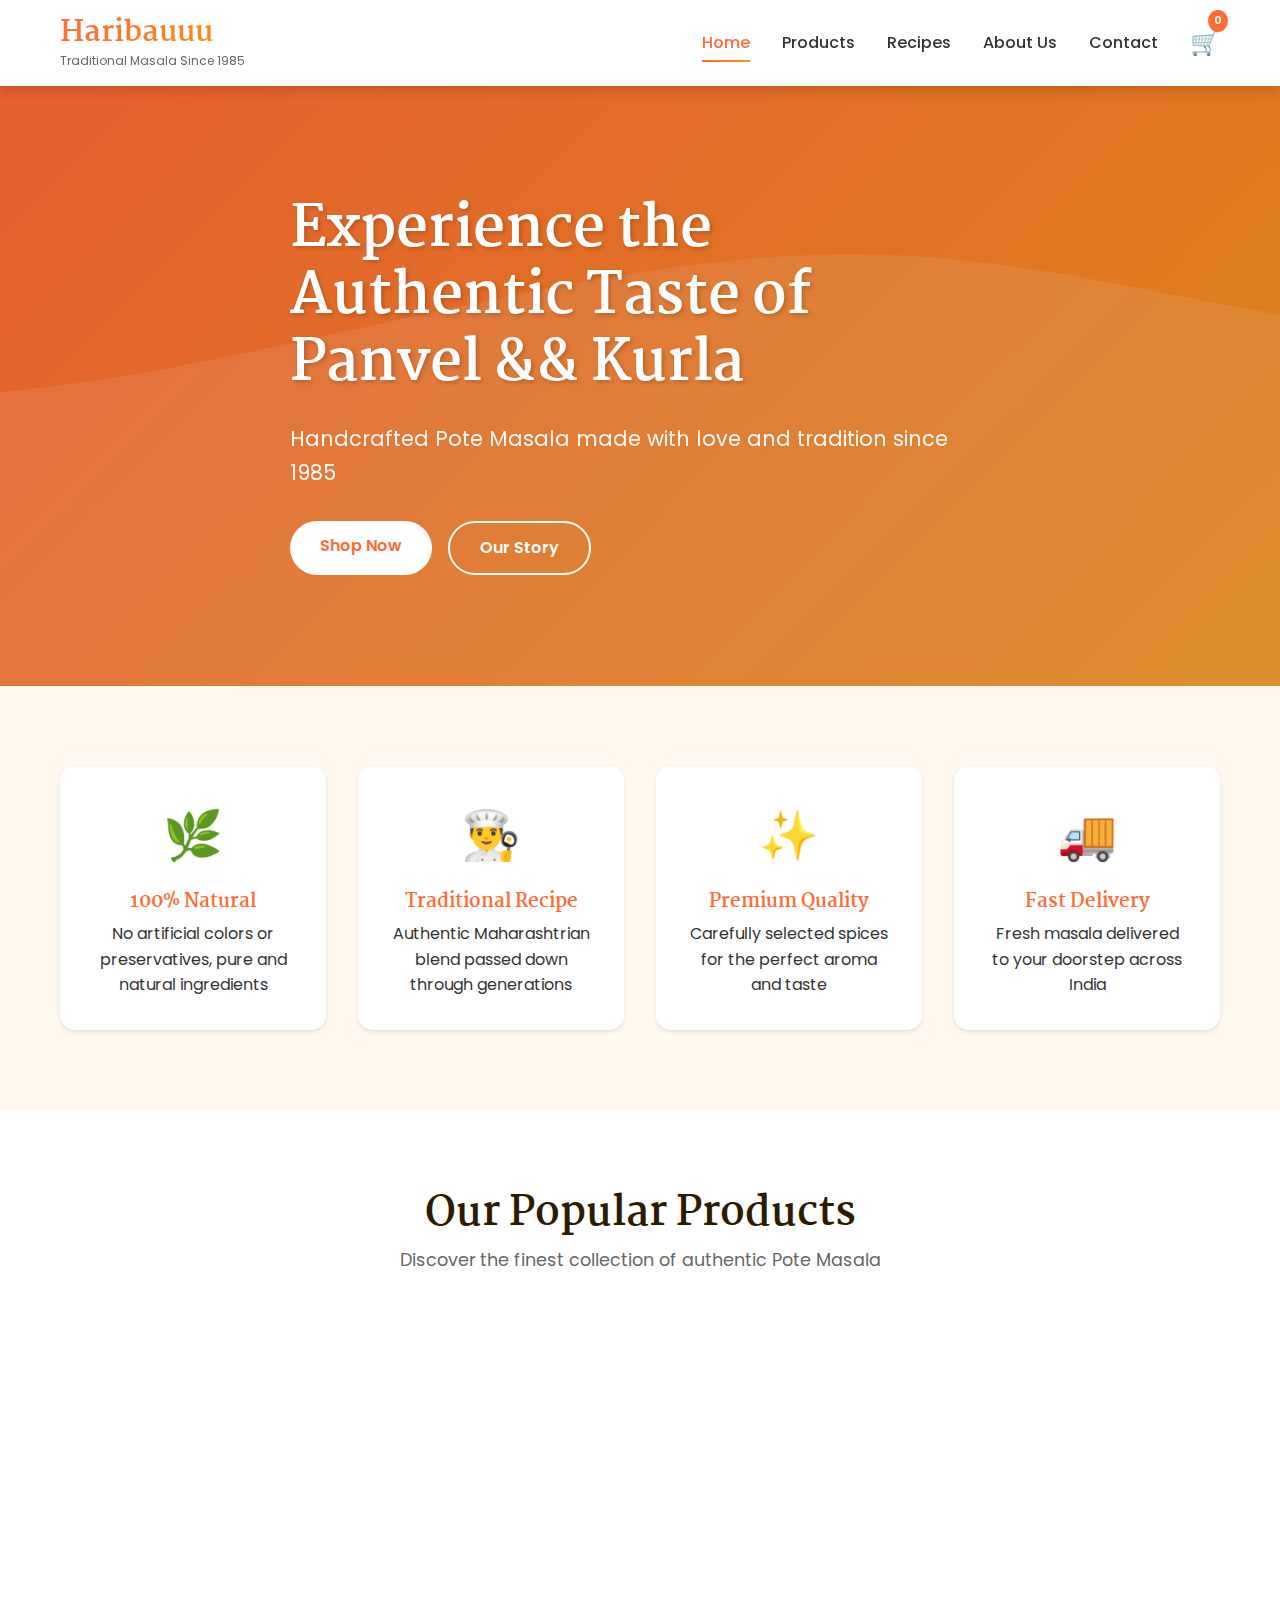
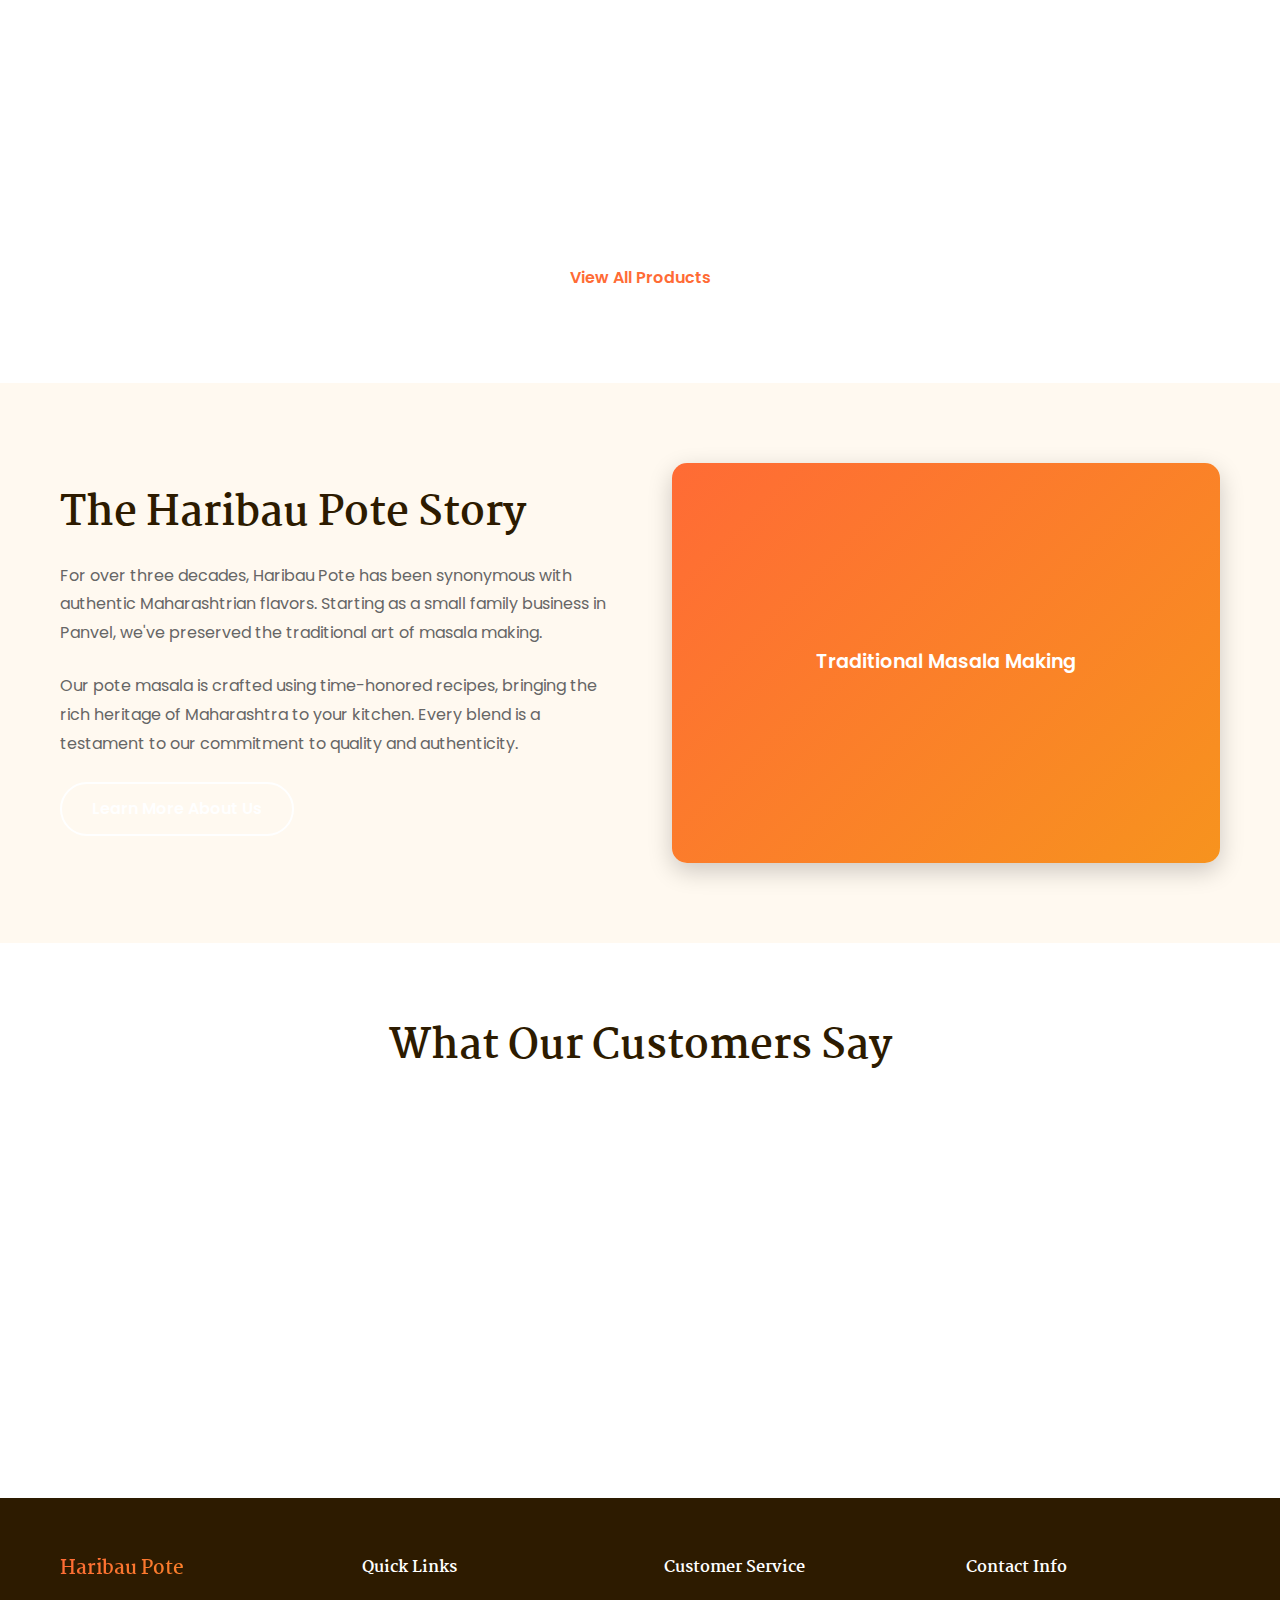
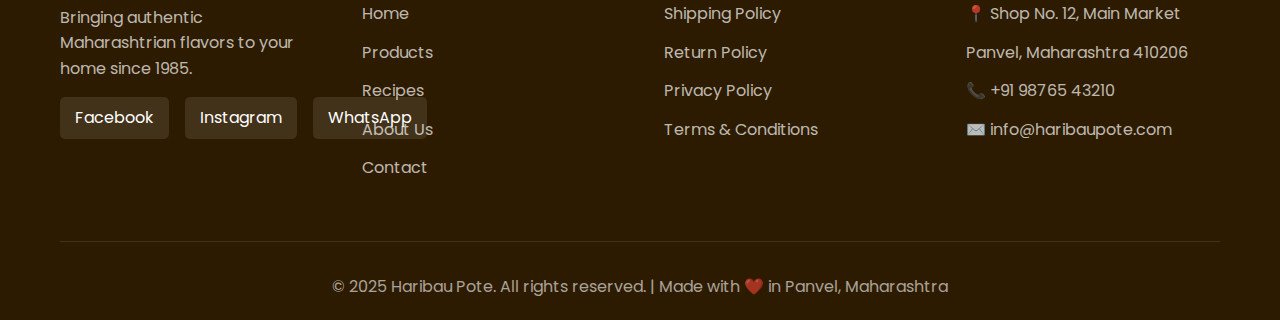
<file: index.html>
<!DOCTYPE html>
<html lang="en">
<head>
    <meta charset="UTF-8">
    <meta name="viewport" content="width=device-width, initial-scale=1.0">
    <title>Haribau Pote - Authentic Pote Masala from Panvel, Maharashtra</title>
    <link rel="stylesheet" href="css/styles.css">
    <link href="https://fonts.googleapis.com/css2?family=Poppins:wght@300;400;600;700&family=Martel:wght@400;700;900&display=swap" rel="stylesheet">
</head>
<body>
    <!-- Navigation -->
    <nav class="navbar">
        <div class="container">
            <div class="nav-wrapper">
                <div class="logo">
                    <h1>Haribauuu</h1>
                    <p class="tagline">Traditional Masala Since 1985</p>
                </div>
                <ul class="nav-links">
                    <li><a href="index.html" class="active">Home</a></li>
                    <li><a href="products.html">Products</a></li>
                    <li><a href="recipes.html">Recipes</a></li>
                    <li><a href="about.html">About Us</a></li>
                    <li><a href="contact.html">Contact</a></li>
                    <li><a href="#" class="cart-icon" id="cartBtn">
                        <span>🛒</span>
                        <span class="cart-count" id="cartCount">0</span>
                    </a></li>
                </ul>
                <div class="mobile-menu-toggle" id="mobileMenuToggle">
                    <span></span>
                    <span></span>
                    <span></span>
                </div>
            </div>
        </div>
    </nav>

    <!-- Hero Section -->
    <section class="hero">
        <div class="hero-overlay"></div>
        <div class="container">
            <div class="hero-content">
                <h1 class="hero-title">Experience the Authentic Taste of Panvel && Kurla</h1>
                <p class="hero-subtitle">Handcrafted Pote Masala made with love and tradition since 1985</p>
                <div class="hero-buttons">
                    <a href="products.html" class="btn btn-primary">Shop Now</a>
                    <a href="about.html" class="btn btn-secondary">Our Story</a>
                </div>
            </div>
        </div>
    </section>

    <!-- Features Section -->
    <section class="features">
        <div class="container">
            <div class="features-grid">
                <div class="feature-card">
                    <div class="feature-icon">🌿</div>
                    <h3>100% Natural</h3>
                    <p>No artificial colors or preservatives, pure and natural ingredients</p>
                </div>
                <div class="feature-card">
                    <div class="feature-icon">👨‍🍳</div>
                    <h3>Traditional Recipe</h3>
                    <p>Authentic Maharashtrian blend passed down through generations</p>
                </div>
                <div class="feature-card">
                    <div class="feature-icon">✨</div>
                    <h3>Premium Quality</h3>
                    <p>Carefully selected spices for the perfect aroma and taste</p>
                </div>
                <div class="feature-card">
                    <div class="feature-icon">🚚</div>
                    <h3>Fast Delivery</h3>
                    <p>Fresh masala delivered to your doorstep across India</p>
                </div>
            </div>
        </div>
    </section>

    <!-- Products Preview -->
    <section class="products-preview">
        <div class="container">
            <div class="section-header">
                <h2>Our Popular Products</h2>
                <p>Discover the finest collection of authentic Pote Masala</p>
            </div>
            <div class="products-grid">
                <div class="product-card">
                    <div class="product-image">
                        <div class="product-badge">Bestseller</div>
                        <div class="product-img-placeholder">
                            <span class="placeholder-text">Traditional Pote Masala</span>
                        </div>
                    </div>
                    <div class="product-info">
                        <h3>Haribau's Traditional Pote Masala</h3>
                        <p class="product-desc">Our signature curry blend since 1985 - perfect for authentic Maharashtrian cooking</p>
                        <div class="product-footer">
                            <span class="price">₹85</span>
                            <button class="btn-add-cart" onclick="addToCart('Traditional Pote Masala 100g', 85)">Add to Cart</button>
                        </div>
                    </div>
                </div>
                <div class="product-card">
                    <div class="product-image">
                        <div class="product-badge premium">Premium</div>
                        <div class="product-img-placeholder">
                            <span class="placeholder-text">Goda Masala</span>
                        </div>
                    </div>
                    <div class="product-info">
                        <h3>Panvel Pride Goda Masala</h3>
                        <p class="product-desc">Sweet aromatic Maharashtrian masala - essential for usal and bharit</p>
                        <div class="product-footer">
                            <span class="price">₹140</span>
                            <button class="btn-add-cart" onclick="addToCart('Panvel Pride Goda Masala 100g', 140)">Add to Cart</button>
                        </div>
                    </div>
                </div>
                <div class="product-card">
                    <div class="product-image">
                        <div class="product-badge new">New</div>
                        <div class="product-img-placeholder">
                            <span class="placeholder-text">Chai Masala</span>
                        </div>
                    </div>
                    <div class="product-info">
                        <h3>Desi Tadka Chai Masala</h3>
                        <p class="product-desc">Traditional tea spice blend - aromatic cardamom, ginger and warming spices</p>
                        <div class="product-footer">
                            <span class="price">₹60</span>
                            <button class="btn-add-cart" onclick="addToCart('Desi Tadka Chai Masala 50g', 60)">Add to Cart</button>
                        </div>
                    </div>
                </div>
            </div>
            <div class="text-center">
                <a href="products.html" class="btn btn-primary">View All Products</a>
            </div>
        </div>
    </section>

    <!-- About Preview -->
    <section class="about-preview">
        <div class="container">
            <div class="about-grid">
                <div class="about-content">
                    <h2>The Haribau Pote Story</h2>
                    <p>For over three decades, Haribau Pote has been synonymous with authentic Maharashtrian flavors. Starting as a small family business in Panvel, we've preserved the traditional art of masala making.</p>
                    <p>Our pote masala is crafted using time-honored recipes, bringing the rich heritage of Maharashtra to your kitchen. Every blend is a testament to our commitment to quality and authenticity.</p>
                    <a href="about.html" class="btn btn-secondary">Learn More About Us</a>
                </div>
                <div class="about-image">
                    <div class="img-placeholder">
                        <span class="placeholder-text">Traditional Masala Making</span>
                    </div>
                </div>
            </div>
        </div>
    </section>

    <!-- Testimonials -->
    <section class="testimonials">
        <div class="container">
            <div class="section-header">
                <h2>What Our Customers Say</h2>
            </div>
            <div class="testimonials-grid">
                <div class="testimonial-card">
                    <div class="rating">⭐⭐⭐⭐⭐</div>
                    <p>"The best pote masala I've ever tasted! Reminds me of my grandmother's cooking. Authentic Maharashtrian flavor!"</p>
                    <div class="customer">
                        <strong>Priya Deshmukh</strong>
                        <span>Mumbai</span>
                    </div>
                </div>
                <div class="testimonial-card">
                    <div class="rating">⭐⭐⭐⭐⭐</div>
                    <p>"Outstanding quality and freshness. The aroma fills the entire house. Haribau Pote is now a staple in my kitchen."</p>
                    <div class="customer">
                        <strong>Rajesh Patil</strong>
                        <span>Pune</span>
                    </div>
                </div>
                <div class="testimonial-card">
                    <div class="rating">⭐⭐⭐⭐⭐</div>
                    <p>"Being from Panvel, I know authentic pote masala when I taste it. Haribau Pote delivers every time!"</p>
                    <div class="customer">
                        <strong>Sunita Kulkarni</strong>
                        <span>Panvel</span>
                    </div>
                </div>
            </div>
        </div>
    </section>

    <!-- Footer -->
    <footer class="footer">
        <div class="container">
            <div class="footer-grid">
                <div class="footer-col">
                    <h3>Haribau Pote</h3>
                    <p>Bringing authentic Maharashtrian flavors to your home since 1985.</p>
                    <div class="social-links">
                        <a href="#" class="social-icon">Facebook</a>
                        <a href="#" class="social-icon">Instagram</a>
                        <a href="#" class="social-icon">WhatsApp</a>
                    </div>
                </div>
                <div class="footer-col">
                    <h4>Quick Links</h4>
                    <ul>
                        <li><a href="index.html">Home</a></li>
                        <li><a href="products.html">Products</a></li>
                        <li><a href="recipes.html">Recipes</a></li>
                        <li><a href="about.html">About Us</a></li>
                        <li><a href="contact.html">Contact</a></li>
                    </ul>
                </div>
                <div class="footer-col">
                    <h4>Customer Service</h4>
                    <ul>
                        <li><a href="/policy.html">Shipping Policy</a></li>
                        <li><a href="policy.html">Return Policy</a></li>
                        <li><a href="policy.html">Privacy Policy</a></li>
                        <li><a href="policy.html">Terms & Conditions</a></li>
                    </ul>
                </div>
                <div class="footer-col">
                    <h4>Contact Info</h4>
                    <ul class="contact-info">
                        <li>📍 Shop No. 12, Main Market</li>
                        <li>Panvel, Maharashtra 410206</li>
                        <li>📞 +91 98765 43210</li>
                        <li>✉️ info@haribaupote.com</li>
                    </ul>
                </div>
            </div>
            <div class="footer-bottom">
                <p>&copy; 2025 Haribau Pote. All rights reserved. | Made with ❤️ in Panvel, Maharashtra</p>
            </div>
        </div>
    </footer>

    <!-- Cart Modal -->
    <div id="cartModal" class="modal">
        <div class="modal-content">
            <span class="close">&times;</span>
            <h2>Shopping Cart</h2>
            <div id="cartItems"></div>
            <div class="cart-total">
                <strong>Total: ₹<span id="cartTotal">0</span></strong>
            </div>
            <!-- <button class="btn btn-primary btn-block">Proceed to Checkout</button> removed -->
             <button id="checkoutBtn" class="btn btn-primary btn-block">Proceed to Checkout</button>
        </div>
    </div>

    <script src="js/main.js"></script>
    <script src="https://checkout.razorpay.com/v1/checkout.js"></script>

</body>
</html>
</file>
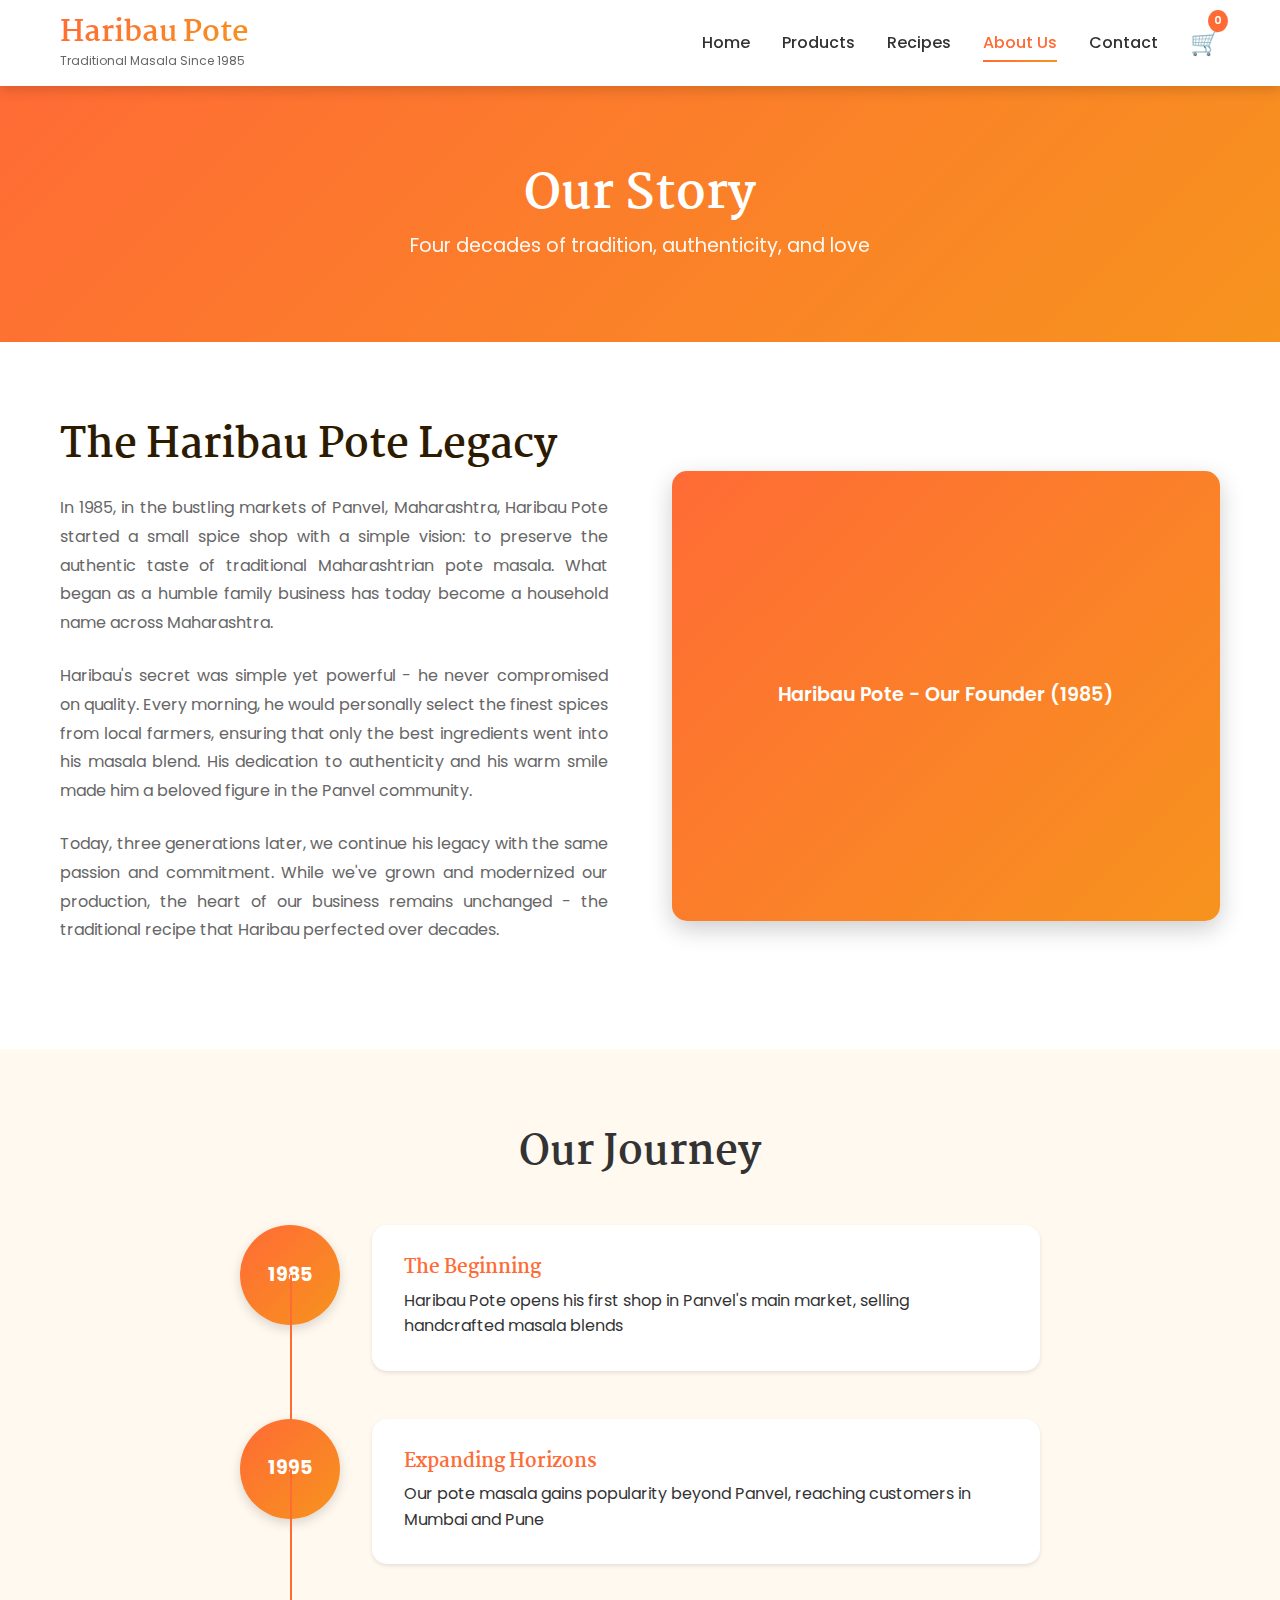
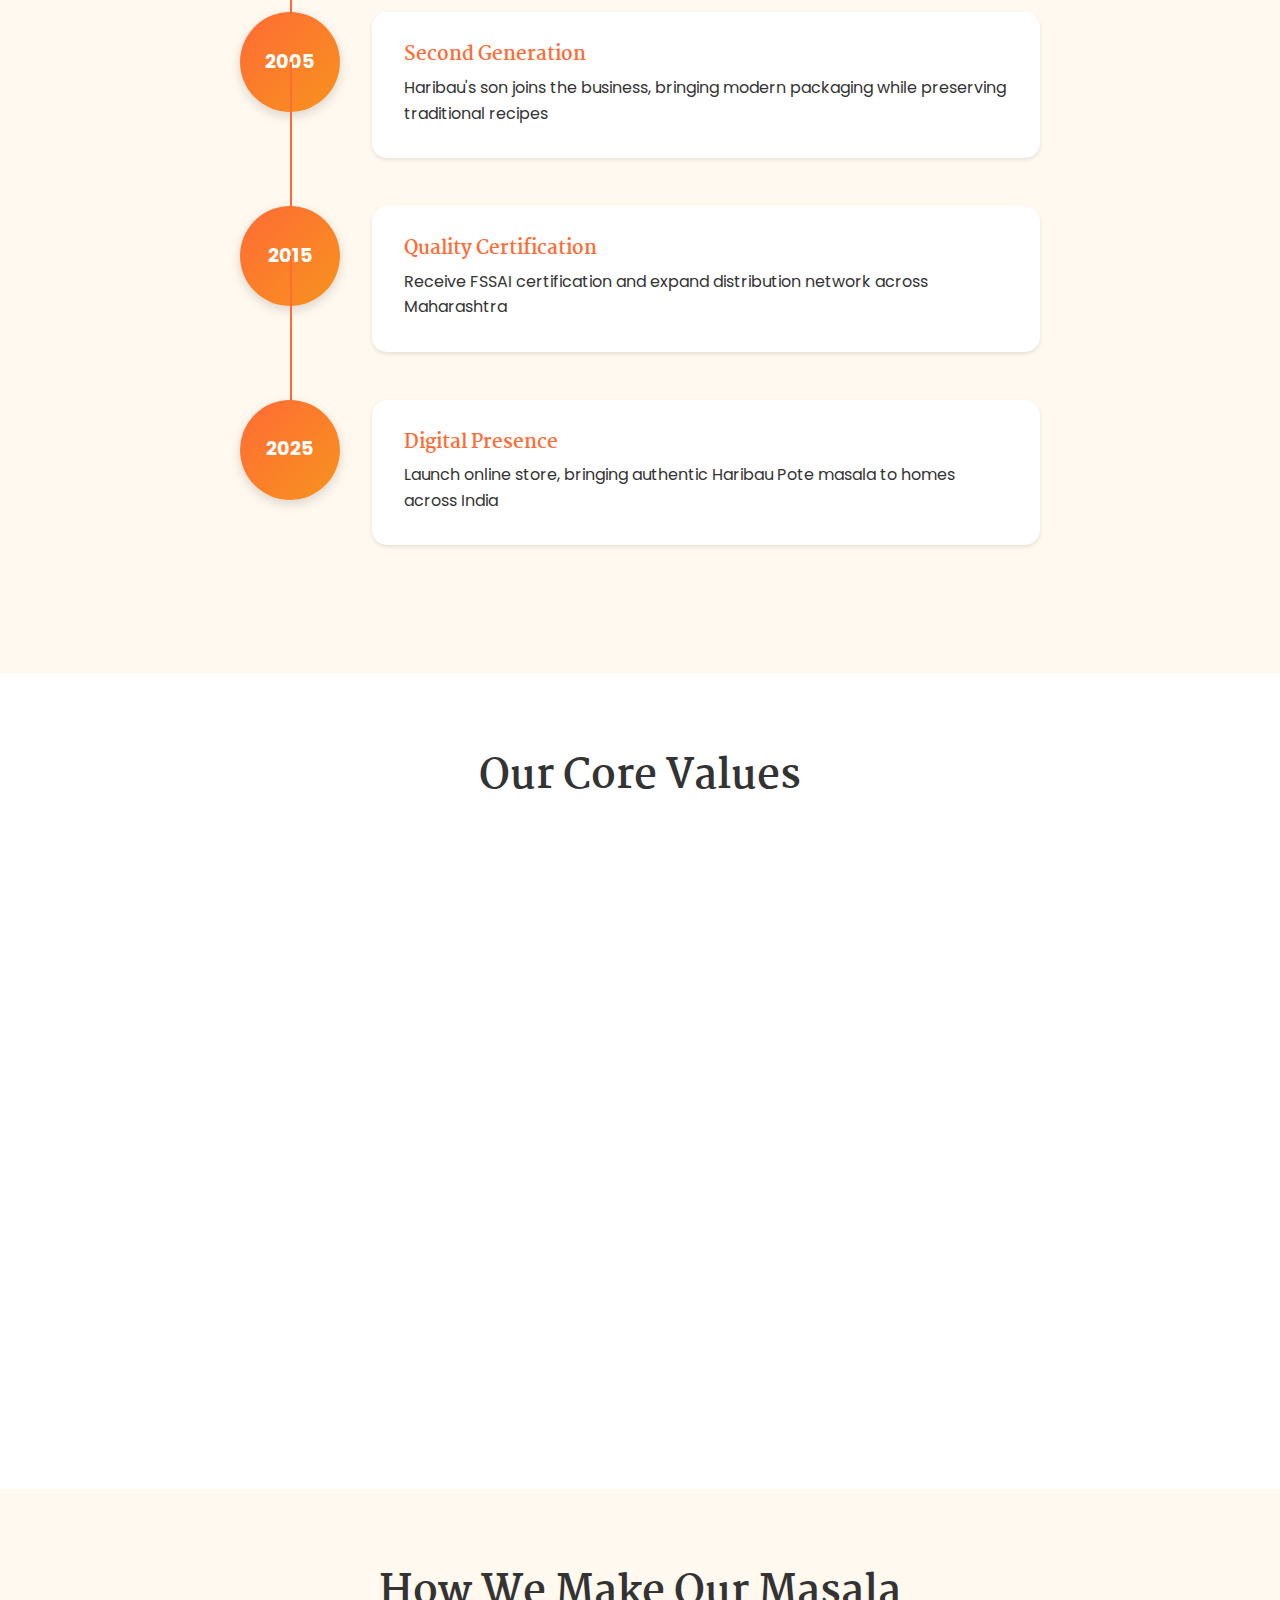
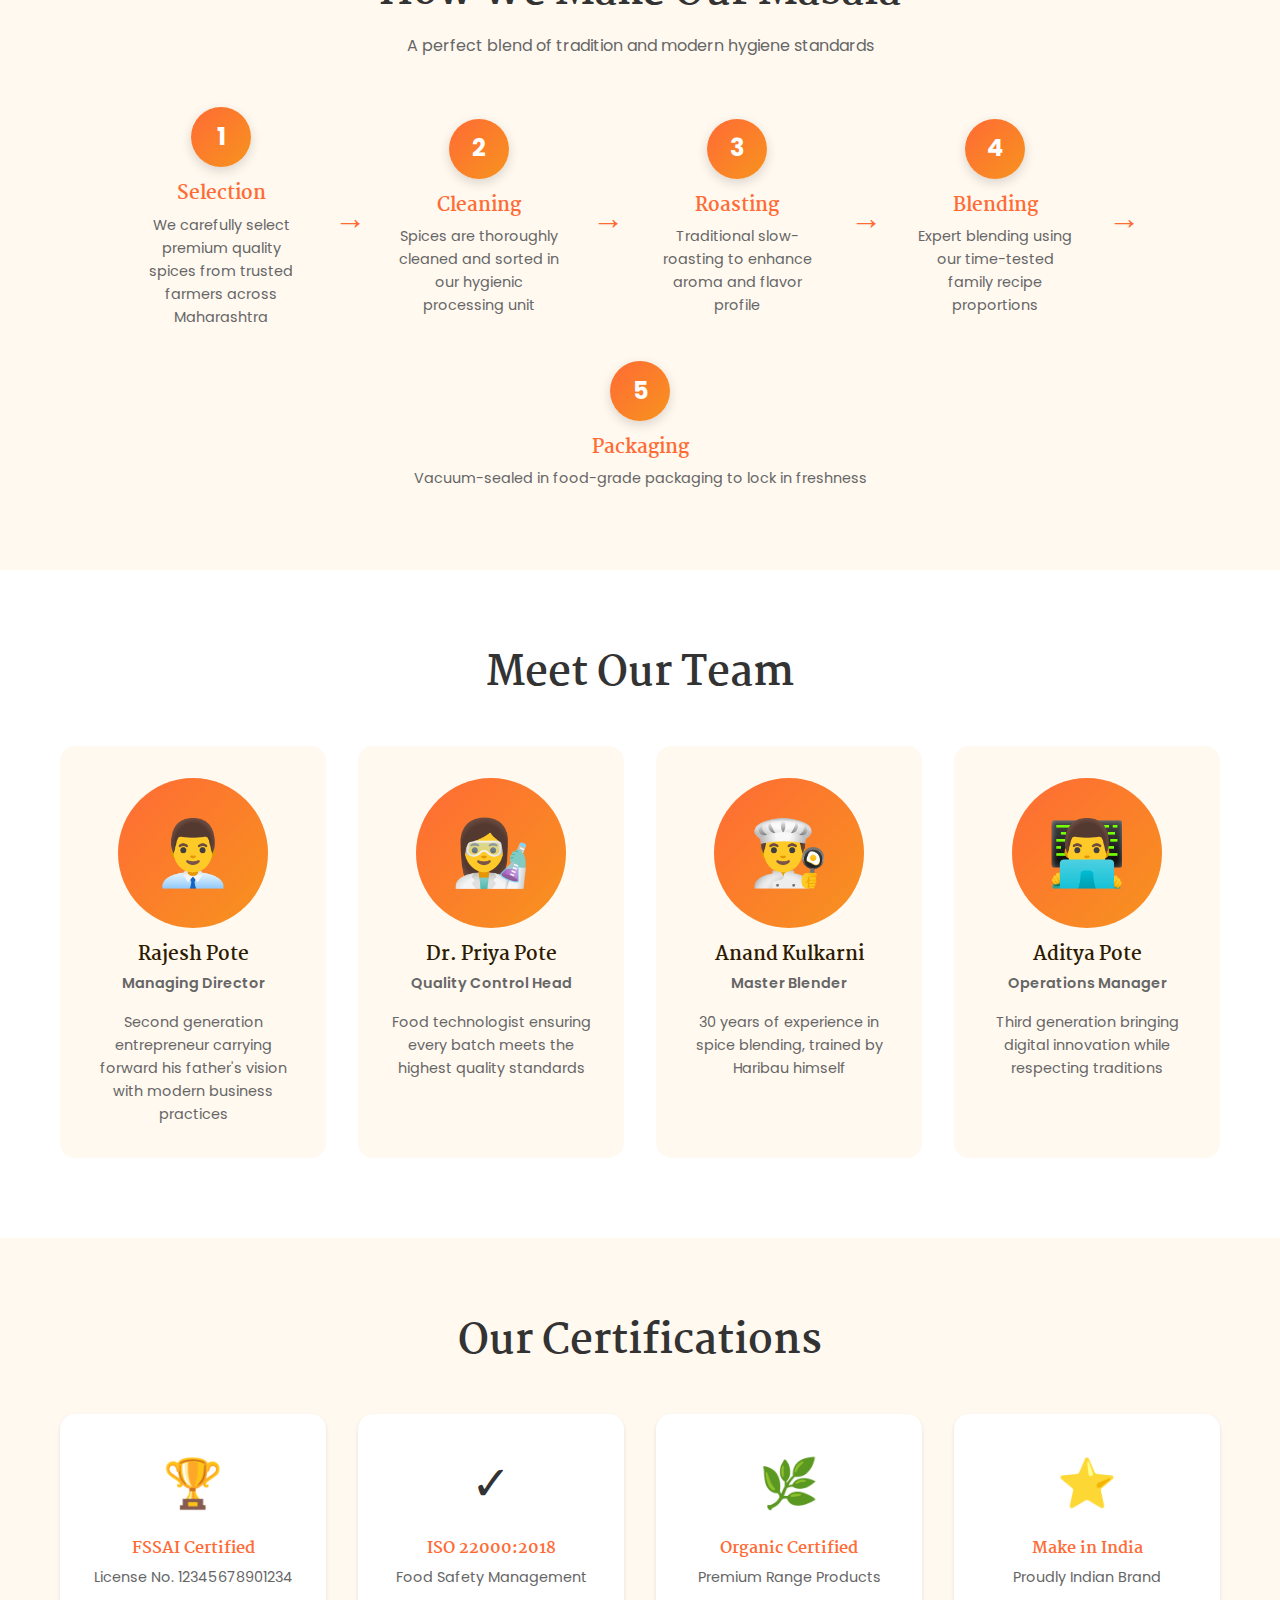
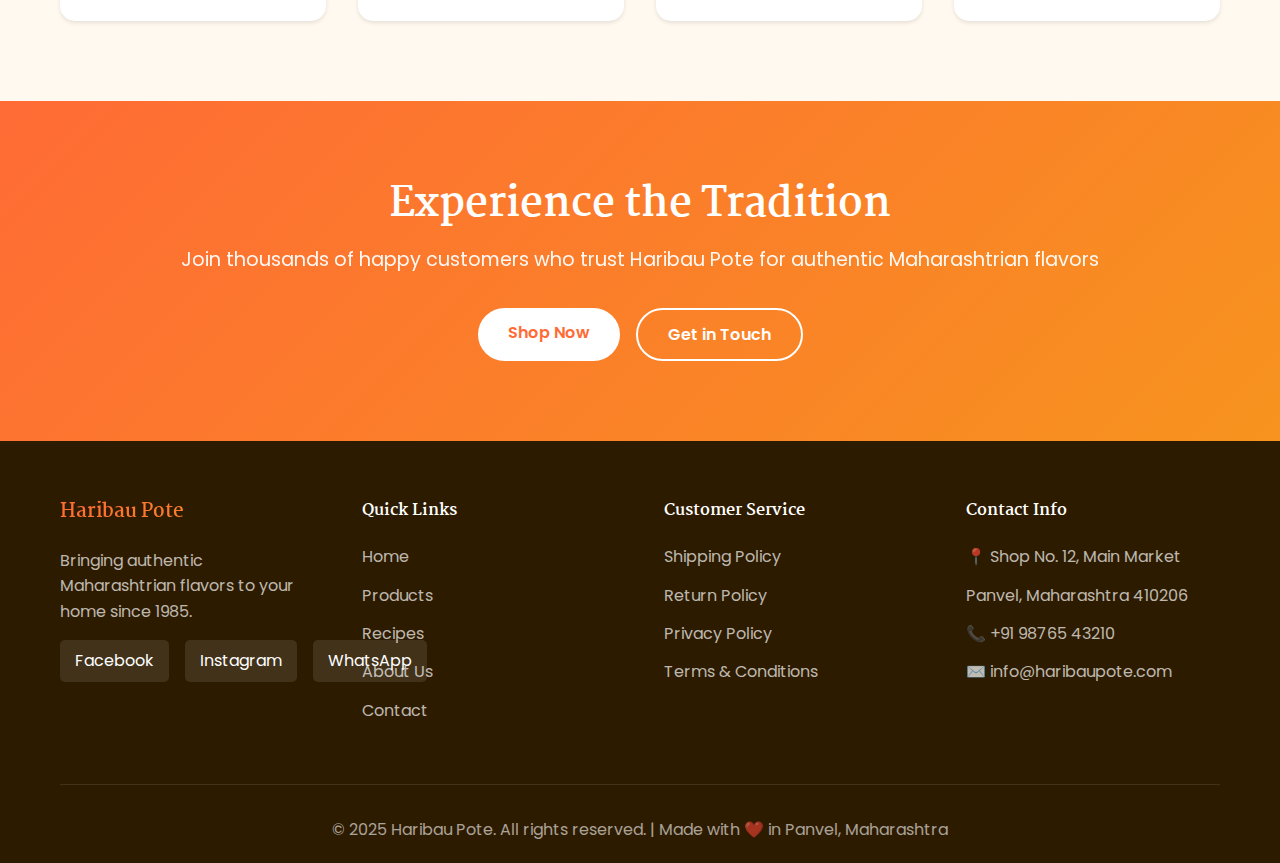
<file: about.html>
<!DOCTYPE html>
<html lang="en">
<head>
    <meta charset="UTF-8">
    <meta name="viewport" content="width=device-width, initial-scale=1.0">
    <title>About Us - Haribau Pote Masala</title>
    <link rel="stylesheet" href="css/styles.css">
    <link href="https://fonts.googleapis.com/css2?family=Poppins:wght@300;400;600;700&family=Martel:wght@400;700;900&display=swap" rel="stylesheet">
</head>
<body>
    <!-- Navigation -->
    <nav class="navbar">
        <div class="container">
            <div class="nav-wrapper">
                <div class="logo">
                    <h1>Haribau Pote</h1>
                    <p class="tagline">Traditional Masala Since 1985</p>
                </div>
                <ul class="nav-links">
                    <li><a href="index.html">Home</a></li>
                    <li><a href="products.html">Products</a></li>
                    <li><a href="recipes.html">Recipes</a></li>
                    <li><a href="about.html" class="active">About Us</a></li>
                    <li><a href="contact.html">Contact</a></li>
                    <li><a href="#" class="cart-icon" id="cartBtn">
                        <span>🛒</span>
                        <span class="cart-count" id="cartCount">0</span>
                    </a></li>
                </ul>
                <div class="mobile-menu-toggle" id="mobileMenuToggle">
                    <span></span>
                    <span></span>
                    <span></span>
                </div>
            </div>
        </div>
    </nav>

    <!-- Page Header -->
    <section class="page-header">
        <div class="container">
            <h1>Our Story</h1>
            <p>Four decades of tradition, authenticity, and love</p>
        </div>
    </section>

    <!-- Our Story Section -->
    <section class="our-story">
        <div class="container">
            <div class="story-content">
                <div class="story-text">
                    <h2>The Haribau Pote Legacy</h2>
                    <p>In 1985, in the bustling markets of Panvel, Maharashtra, Haribau Pote started a small spice shop with a simple vision: to preserve the authentic taste of traditional Maharashtrian pote masala. What began as a humble family business has today become a household name across Maharashtra.</p>

                    <p>Haribau's secret was simple yet powerful - he never compromised on quality. Every morning, he would personally select the finest spices from local farmers, ensuring that only the best ingredients went into his masala blend. His dedication to authenticity and his warm smile made him a beloved figure in the Panvel community.</p>

                    <p>Today, three generations later, we continue his legacy with the same passion and commitment. While we've grown and modernized our production, the heart of our business remains unchanged - the traditional recipe that Haribau perfected over decades.</p>
                </div>
                <div class="story-image">
                    <div class="img-placeholder-large">
                        <span class="placeholder-text">Haribau Pote - Our Founder (1985)</span>
                    </div>
                </div>
            </div>
        </div>
    </section>

    <!-- Timeline -->
    <section class="timeline">
        <div class="container">
            <h2>Our Journey</h2>
            <div class="timeline-wrapper">
                <div class="timeline-item">
                    <div class="timeline-year">1985</div>
                    <div class="timeline-content">
                        <h3>The Beginning</h3>
                        <p>Haribau Pote opens his first shop in Panvel's main market, selling handcrafted masala blends</p>
                    </div>
                </div>
                <div class="timeline-item">
                    <div class="timeline-year">1995</div>
                    <div class="timeline-content">
                        <h3>Expanding Horizons</h3>
                        <p>Our pote masala gains popularity beyond Panvel, reaching customers in Mumbai and Pune</p>
                    </div>
                </div>
                <div class="timeline-item">
                    <div class="timeline-year">2005</div>
                    <div class="timeline-content">
                        <h3>Second Generation</h3>
                        <p>Haribau's son joins the business, bringing modern packaging while preserving traditional recipes</p>
                    </div>
                </div>
                <div class="timeline-item">
                    <div class="timeline-year">2015</div>
                    <div class="timeline-content">
                        <h3>Quality Certification</h3>
                        <p>Receive FSSAI certification and expand distribution network across Maharashtra</p>
                    </div>
                </div>
                <div class="timeline-item">
                    <div class="timeline-year">2025</div>
                    <div class="timeline-content">
                        <h3>Digital Presence</h3>
                        <p>Launch online store, bringing authentic Haribau Pote masala to homes across India</p>
                    </div>
                </div>
            </div>
        </div>
    </section>

    <!-- Our Values -->
    <section class="our-values">
        <div class="container">
            <h2>Our Core Values</h2>
            <div class="values-grid">
                <div class="value-card">
                    <div class="value-icon">🌟</div>
                    <h3>Authenticity</h3>
                    <p>We stay true to our traditional recipes, ensuring every pack carries the authentic taste of Maharashtra</p>
                </div>
                <div class="value-card">
                    <div class="value-icon">✨</div>
                    <h3>Quality First</h3>
                    <p>No shortcuts, no compromises. We use only premium, hand-selected spices in our masala</p>
                </div>
                <div class="value-card">
                    <div class="value-icon">🤝</div>
                    <h3>Customer Trust</h3>
                    <p>Building lasting relationships through consistency, transparency, and excellent service</p>
                </div>
                <div class="value-card">
                    <div class="value-icon">🌱</div>
                    <h3>Sustainability</h3>
                    <p>Supporting local farmers and using eco-friendly packaging to protect our environment</p>
                </div>
                <div class="value-card">
                    <div class="value-icon">👨‍👩‍👧‍👦</div>
                    <h3>Family Heritage</h3>
                    <p>Preserving and passing down our family's culinary traditions to future generations</p>
                </div>
                <div class="value-card">
                    <div class="value-icon">💡</div>
                    <h3>Innovation</h3>
                    <p>Embracing modern techniques while respecting traditional wisdom and methods</p>
                </div>
            </div>
        </div>
    </section>

    <!-- The Process -->
    <section class="process-section">
        <div class="container">
            <h2>How We Make Our Masala</h2>
            <p class="section-subtitle">A perfect blend of tradition and modern hygiene standards</p>
            <div class="process-steps">
                <div class="process-step">
                    <div class="step-number">1</div>
                    <h3>Selection</h3>
                    <p>We carefully select premium quality spices from trusted farmers across Maharashtra</p>
                </div>
                <div class="process-arrow">→</div>
                <div class="process-step">
                    <div class="step-number">2</div>
                    <h3>Cleaning</h3>
                    <p>Spices are thoroughly cleaned and sorted in our hygienic processing unit</p>
                </div>
                <div class="process-arrow">→</div>
                <div class="process-step">
                    <div class="step-number">3</div>
                    <h3>Roasting</h3>
                    <p>Traditional slow-roasting to enhance aroma and flavor profile</p>
                </div>
                <div class="process-arrow">→</div>
                <div class="process-step">
                    <div class="step-number">4</div>
                    <h3>Blending</h3>
                    <p>Expert blending using our time-tested family recipe proportions</p>
                </div>
                <div class="process-arrow">→</div>
                <div class="process-step">
                    <div class="step-number">5</div>
                    <h3>Packaging</h3>
                    <p>Vacuum-sealed in food-grade packaging to lock in freshness</p>
                </div>
            </div>
        </div>
    </section>

    <!-- Team Section -->
    <section class="team-section">
        <div class="container">
            <h2>Meet Our Team</h2>
            <div class="team-grid">
                <div class="team-member">
                    <div class="team-photo">
                        <div class="team-placeholder">
                            <span>👨‍💼</span>
                        </div>
                    </div>
                    <h3>Rajesh Pote</h3>
                    <p class="team-role">Managing Director</p>
                    <p>Second generation entrepreneur carrying forward his father's vision with modern business practices</p>
                </div>
                <div class="team-member">
                    <div class="team-photo">
                        <div class="team-placeholder">
                            <span>👩‍🔬</span>
                        </div>
                    </div>
                    <h3>Dr. Priya Pote</h3>
                    <p class="team-role">Quality Control Head</p>
                    <p>Food technologist ensuring every batch meets the highest quality standards</p>
                </div>
                <div class="team-member">
                    <div class="team-photo">
                        <div class="team-placeholder">
                            <span>👨‍🍳</span>
                        </div>
                    </div>
                    <h3>Anand Kulkarni</h3>
                    <p class="team-role">Master Blender</p>
                    <p>30 years of experience in spice blending, trained by Haribau himself</p>
                </div>
                <div class="team-member">
                    <div class="team-photo">
                        <div class="team-placeholder">
                            <span>👨‍💻</span>
                        </div>
                    </div>
                    <h3>Aditya Pote</h3>
                    <p class="team-role">Operations Manager</p>
                    <p>Third generation bringing digital innovation while respecting traditions</p>
                </div>
            </div>
        </div>
    </section>

    <!-- Certifications -->
    <section class="certifications">
        <div class="container">
            <h2>Our Certifications</h2>
            <div class="cert-grid">
                <div class="cert-item">
                    <div class="cert-badge">🏆</div>
                    <h4>FSSAI Certified</h4>
                    <p>License No. 12345678901234</p>
                </div>
                <div class="cert-item">
                    <div class="cert-badge">✓</div>
                    <h4>ISO 22000:2018</h4>
                    <p>Food Safety Management</p>
                </div>
                <div class="cert-item">
                    <div class="cert-badge">🌿</div>
                    <h4>Organic Certified</h4>
                    <p>Premium Range Products</p>
                </div>
                <div class="cert-item">
                    <div class="cert-badge">⭐</div>
                    <h4>Make in India</h4>
                    <p>Proudly Indian Brand</p>
                </div>
            </div>
        </div>
    </section>

    <!-- CTA Section -->
    <section class="cta-section">
        <div class="container">
            <h2>Experience the Tradition</h2>
            <p>Join thousands of happy customers who trust Haribau Pote for authentic Maharashtrian flavors</p>
            <div class="cta-buttons">
                <a href="products.html" class="btn btn-primary">Shop Now</a>
                <a href="contact.html" class="btn btn-secondary">Get in Touch</a>
            </div>
        </div>
    </section>

    <!-- Footer -->
    <footer class="footer">
        <div class="container">
            <div class="footer-grid">
                <div class="footer-col">
                    <h3>Haribau Pote</h3>
                    <p>Bringing authentic Maharashtrian flavors to your home since 1985.</p>
                    <div class="social-links">
                        <a href="#" class="social-icon">Facebook</a>
                        <a href="#" class="social-icon">Instagram</a>
                        <a href="#" class="social-icon">WhatsApp</a>
                    </div>
                </div>
                <div class="footer-col">
                    <h4>Quick Links</h4>
                    <ul>
                        <li><a href="index.html">Home</a></li>
                        <li><a href="products.html">Products</a></li>
                        <li><a href="recipes.html">Recipes</a></li>
                        <li><a href="about.html">About Us</a></li>
                        <li><a href="contact.html">Contact</a></li>
                    </ul>
                </div>
                <div class="footer-col">
                    <h4>Customer Service</h4>
                    <ul>
                        <li><a href="#">Shipping Policy</a></li>
                        <li><a href="#">Return Policy</a></li>
                        <li><a href="#">Privacy Policy</a></li>
                        <li><a href="#">Terms & Conditions</a></li>
                    </ul>
                </div>
                <div class="footer-col">
                    <h4>Contact Info</h4>
                    <ul class="contact-info">
                        <li>📍 Shop No. 12, Main Market</li>
                        <li>Panvel, Maharashtra 410206</li>
                        <li>📞 +91 98765 43210</li>
                        <li>✉️ info@haribaupote.com</li>
                    </ul>
                </div>
            </div>
            <div class="footer-bottom">
                <p>&copy; 2025 Haribau Pote. All rights reserved. | Made with ❤️ in Panvel, Maharashtra</p>
            </div>
        </div>
    </footer>

    <!-- Cart Modal -->
    <div id="cartModal" class="modal">
        <div class="modal-content">
            <span class="close">&times;</span>
            <h2>Shopping Cart</h2>
            <div id="cartItems"></div>
            <div class="cart-total">
                <strong>Total: ₹<span id="cartTotal">0</span></strong>
            </div>
            <button class="btn btn-primary btn-block">Proceed to Checkout</button>
        </div>
    </div>

    <script src="js/main.js"></script>
</body>
</html>
</file>
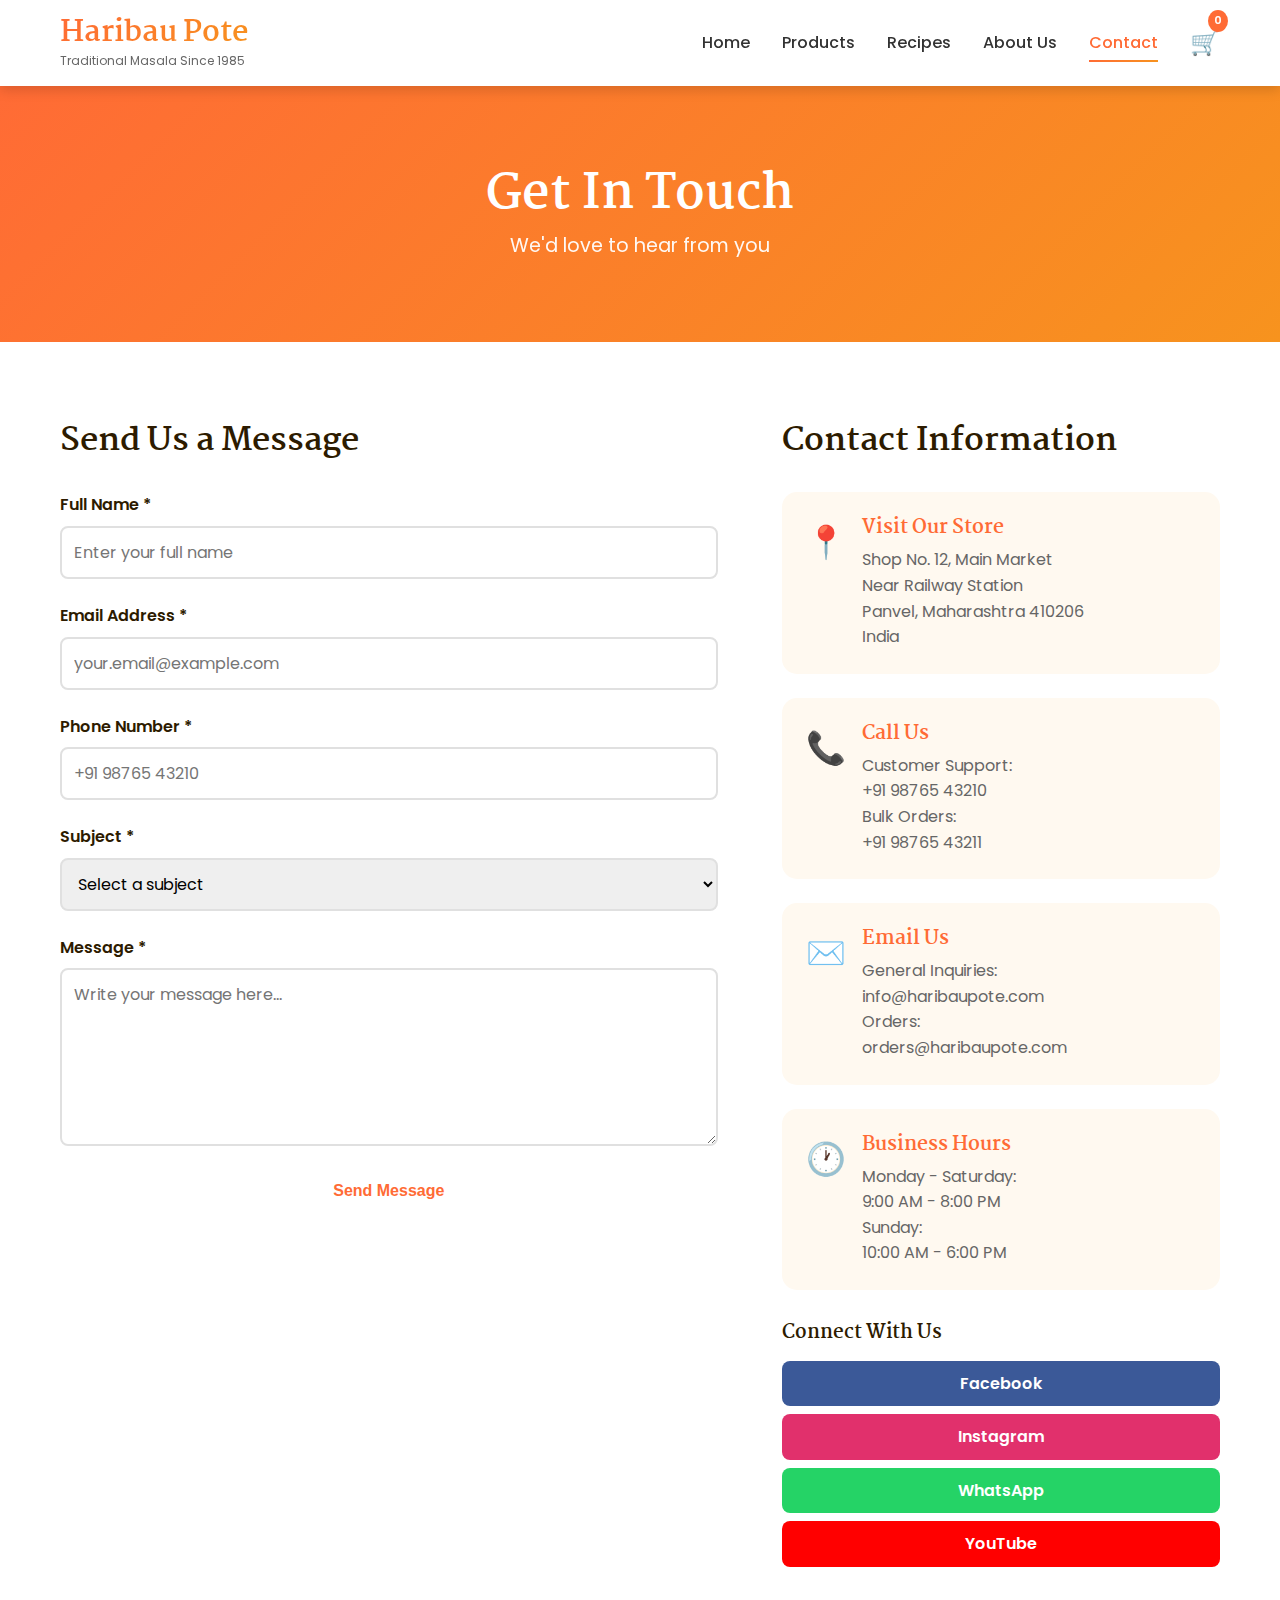
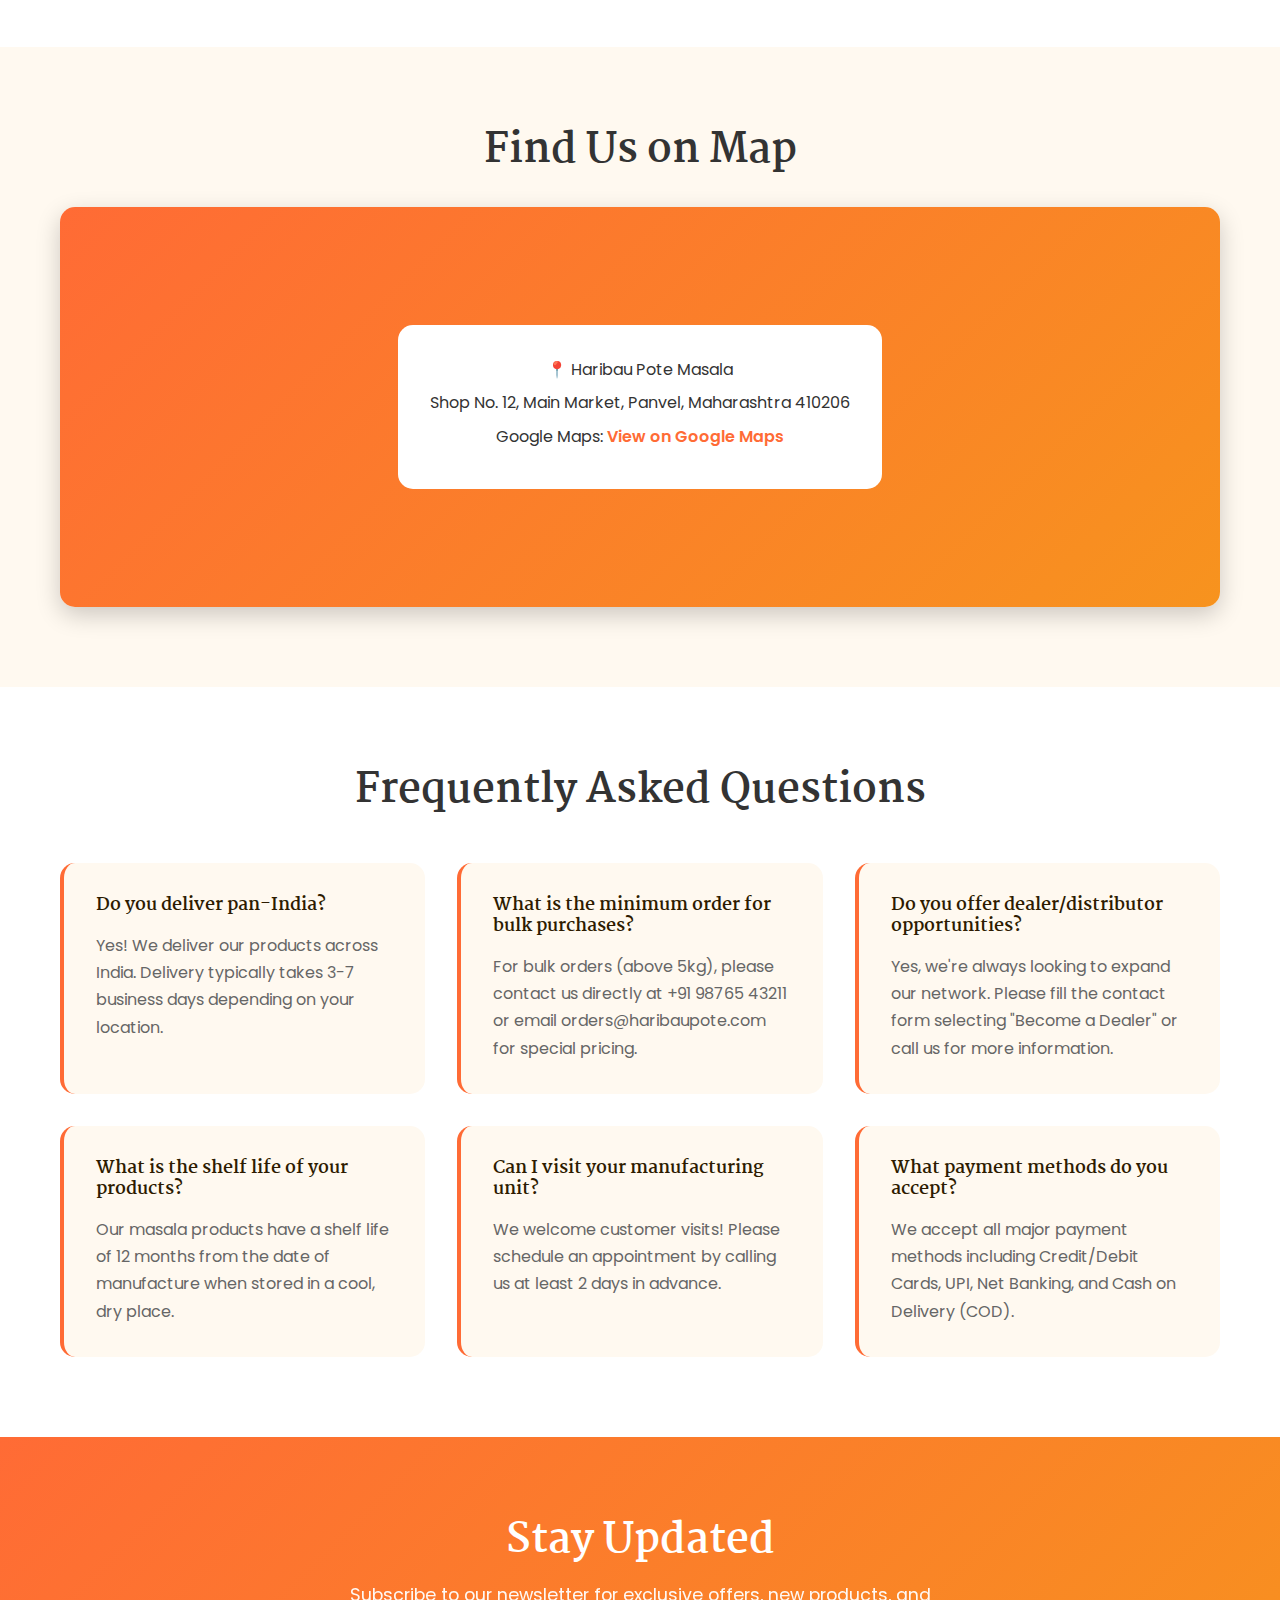
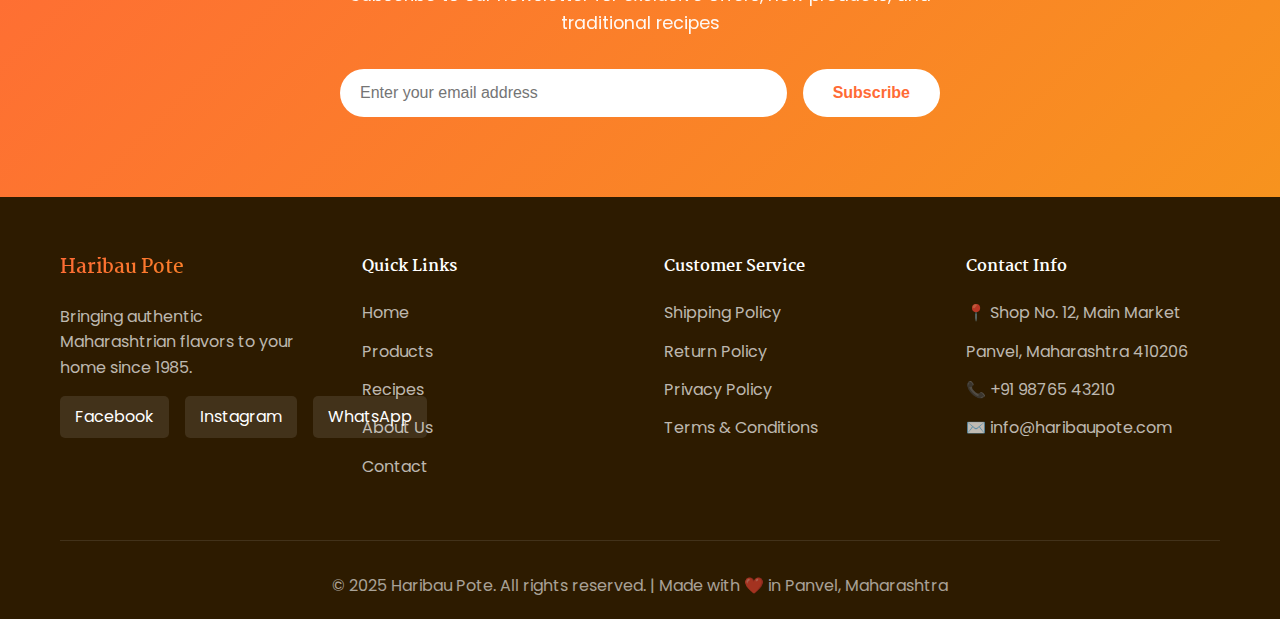
<file: contact.html>
<!DOCTYPE html>
<html lang="en">
<head>
    <meta charset="UTF-8">
    <meta name="viewport" content="width=device-width, initial-scale=1.0">
    <title>Contact Us - Haribau Pote Masala</title>
    <link rel="stylesheet" href="css/styles.css">
    <link href="https://fonts.googleapis.com/css2?family=Poppins:wght@300;400;600;700&family=Martel:wght@400;700;900&display=swap" rel="stylesheet">
</head>
<body>
    <!-- Navigation -->
    <nav class="navbar">
        <div class="container">
            <div class="nav-wrapper">
                <div class="logo">
                    <h1>Haribau Pote</h1>
                    <p class="tagline">Traditional Masala Since 1985</p>
                </div>
                <ul class="nav-links">
                    <li><a href="index.html">Home</a></li>
                    <li><a href="products.html">Products</a></li>
                    <li><a href="recipes.html">Recipes</a></li>
                    <li><a href="about.html">About Us</a></li>
                    <li><a href="contact.html" class="active">Contact</a></li>
                    <li><a href="#" class="cart-icon" id="cartBtn">
                        <span>🛒</span>
                        <span class="cart-count" id="cartCount">0</span>
                    </a></li>
                </ul>
                <div class="mobile-menu-toggle" id="mobileMenuToggle">
                    <span></span>
                    <span></span>
                    <span></span>
                </div>
            </div>
        </div>
    </nav>

    <!-- Page Header -->
    <section class="page-header">
        <div class="container">
            <h1>Get In Touch</h1>
            <p>We'd love to hear from you</p>
        </div>
    </section>

    <!-- Contact Section -->
    <section class="contact-section">
        <div class="container">
            <div class="contact-wrapper">
                <!-- Contact Form -->
                <div class="contact-form-container">
                    <h2>Send Us a Message</h2>
                    <form id="contactForm" class="contact-form">
                        <div class="form-group">
                            <label for="name">Full Name *</label>
                            <input type="text" id="name" name="name" required placeholder="Enter your full name">
                        </div>
                        <div class="form-group">
                            <label for="email">Email Address *</label>
                            <input type="email" id="email" name="email" required placeholder="your.email@example.com">
                        </div>
                        <div class="form-group">
                            <label for="phone">Phone Number *</label>
                            <input type="tel" id="phone" name="phone" required placeholder="+91 98765 43210">
                        </div>
                        <div class="form-group">
                            <label for="subject">Subject *</label>
                            <select id="subject" name="subject" required>
                                <option value="">Select a subject</option>
                                <option value="product-inquiry">Product Inquiry</option>
                                <option value="bulk-order">Bulk Order</option>
                                <option value="dealer-inquiry">Become a Dealer</option>
                                <option value="feedback">Feedback</option>
                                <option value="complaint">Complaint</option>
                                <option value="other">Other</option>
                            </select>
                        </div>
                        <div class="form-group">
                            <label for="message">Message *</label>
                            <textarea id="message" name="message" rows="6" required placeholder="Write your message here..."></textarea>
                        </div>
                        <button type="submit" class="btn btn-primary btn-block">Send Message</button>
                    </form>
                    <div id="formMessage" class="form-message"></div>
                </div>

                <!-- Contact Info -->
                <div class="contact-info-container">
                    <h2>Contact Information</h2>

                    <div class="info-card">
                        <div class="info-icon">📍</div>
                        <div class="info-content">
                            <h3>Visit Our Store</h3>
                            <p>Shop No. 12, Main Market<br>
                            Near Railway Station<br>
                            Panvel, Maharashtra 410206<br>
                            India</p>
                        </div>
                    </div>

                    <div class="info-card">
                        <div class="info-icon">📞</div>
                        <div class="info-content">
                            <h3>Call Us</h3>
                            <p>Customer Support:<br>
                            +91 98765 43210<br>
                            Bulk Orders:<br>
                            +91 98765 43211</p>
                        </div>
                    </div>

                    <div class="info-card">
                        <div class="info-icon">✉️</div>
                        <div class="info-content">
                            <h3>Email Us</h3>
                            <p>General Inquiries:<br>
                            info@haribaupote.com<br>
                            Orders:<br>
                            orders@haribaupote.com</p>
                        </div>
                    </div>

                    <div class="info-card">
                        <div class="info-icon">🕐</div>
                        <div class="info-content">
                            <h3>Business Hours</h3>
                            <p>Monday - Saturday:<br>
                            9:00 AM - 8:00 PM<br>
                            Sunday:<br>
                            10:00 AM - 6:00 PM</p>
                        </div>
                    </div>

                    <div class="social-connect">
                        <h3>Connect With Us</h3>
                        <div class="social-buttons">
                            <a href="#" class="social-btn facebook">Facebook</a>
                            <a href="#" class="social-btn instagram">Instagram</a>
                            <a href="#" class="social-btn whatsapp">WhatsApp</a>
                            <a href="#" class="social-btn youtube">YouTube</a>
                        </div>
                    </div>
                </div>
            </div>
        </div>
    </section>

    <!-- Map Section -->
    <section class="map-section">
        <div class="container">
            <h2>Find Us on Map</h2>
            <div class="map-placeholder">
                <div class="map-info">
                    <p>📍 Haribau Pote Masala</p>
                    <p>Shop No. 12, Main Market, Panvel, Maharashtra 410206</p>
                    <p>Google Maps: <a href="https://maps.google.com" target="_blank">View on Google Maps</a></p>
                </div>
            </div>
        </div>
    </section>

    <!-- FAQ Section -->
    <section class="faq-section">
        <div class="container">
            <h2>Frequently Asked Questions</h2>
            <div class="faq-grid">
                <div class="faq-item">
                    <h3>Do you deliver pan-India?</h3>
                    <p>Yes! We deliver our products across India. Delivery typically takes 3-7 business days depending on your location.</p>
                </div>
                <div class="faq-item">
                    <h3>What is the minimum order for bulk purchases?</h3>
                    <p>For bulk orders (above 5kg), please contact us directly at +91 98765 43211 or email orders@haribaupote.com for special pricing.</p>
                </div>
                <div class="faq-item">
                    <h3>Do you offer dealer/distributor opportunities?</h3>
                    <p>Yes, we're always looking to expand our network. Please fill the contact form selecting "Become a Dealer" or call us for more information.</p>
                </div>
                <div class="faq-item">
                    <h3>What is the shelf life of your products?</h3>
                    <p>Our masala products have a shelf life of 12 months from the date of manufacture when stored in a cool, dry place.</p>
                </div>
                <div class="faq-item">
                    <h3>Can I visit your manufacturing unit?</h3>
                    <p>We welcome customer visits! Please schedule an appointment by calling us at least 2 days in advance.</p>
                </div>
                <div class="faq-item">
                    <h3>What payment methods do you accept?</h3>
                    <p>We accept all major payment methods including Credit/Debit Cards, UPI, Net Banking, and Cash on Delivery (COD).</p>
                </div>
            </div>
        </div>
    </section>

    <!-- Newsletter Section -->
    <section class="newsletter-section">
        <div class="container">
            <div class="newsletter-content">
                <h2>Stay Updated</h2>
                <p>Subscribe to our newsletter for exclusive offers, new products, and traditional recipes</p>
                <form class="newsletter-form" id="newsletterForm">
                    <input type="email" placeholder="Enter your email address" required>
                    <button type="submit" class="btn btn-primary">Subscribe</button>
                </form>
            </div>
        </div>
    </section>

    <!-- Footer -->
    <footer class="footer">
        <div class="container">
            <div class="footer-grid">
                <div class="footer-col">
                    <h3>Haribau Pote</h3>
                    <p>Bringing authentic Maharashtrian flavors to your home since 1985.</p>
                    <div class="social-links">
                        <a href="#" class="social-icon">Facebook</a>
                        <a href="#" class="social-icon">Instagram</a>
                        <a href="#" class="social-icon">WhatsApp</a>
                    </div>
                </div>
                <div class="footer-col">
                    <h4>Quick Links</h4>
                    <ul>
                        <li><a href="index.html">Home</a></li>
                        <li><a href="products.html">Products</a></li>
                        <li><a href="recipes.html">Recipes</a></li>
                        <li><a href="about.html">About Us</a></li>
                        <li><a href="contact.html">Contact</a></li>
                    </ul>
                </div>
                <div class="footer-col">
                    <h4>Customer Service</h4>
                    <ul>
                        <li><a href="#">Shipping Policy</a></li>
                        <li><a href="#">Return Policy</a></li>
                        <li><a href="#">Privacy Policy</a></li>
                        <li><a href="#">Terms & Conditions</a></li>
                    </ul>
                </div>
                <div class="footer-col">
                    <h4>Contact Info</h4>
                    <ul class="contact-info">
                        <li>📍 Shop No. 12, Main Market</li>
                        <li>Panvel, Maharashtra 410206</li>
                        <li>📞 +91 98765 43210</li>
                        <li>✉️ info@haribaupote.com</li>
                    </ul>
                </div>
            </div>
            <div class="footer-bottom">
                <p>&copy; 2025 Haribau Pote. All rights reserved. | Made with ❤️ in Panvel, Maharashtra</p>
            </div>
        </div>
    </footer>

    <!-- Cart Modal -->
    <div id="cartModal" class="modal">
        <div class="modal-content">
            <span class="close">&times;</span>
            <h2>Shopping Cart</h2>
            <div id="cartItems"></div>
            <div class="cart-total">
                <strong>Total: ₹<span id="cartTotal">0</span></strong>
            </div>
            <button class="btn btn-primary btn-block">Proceed to Checkout</button>
        </div>
    </div>

    <script src="js/main.js"></script>
</body>
</html>
</file>
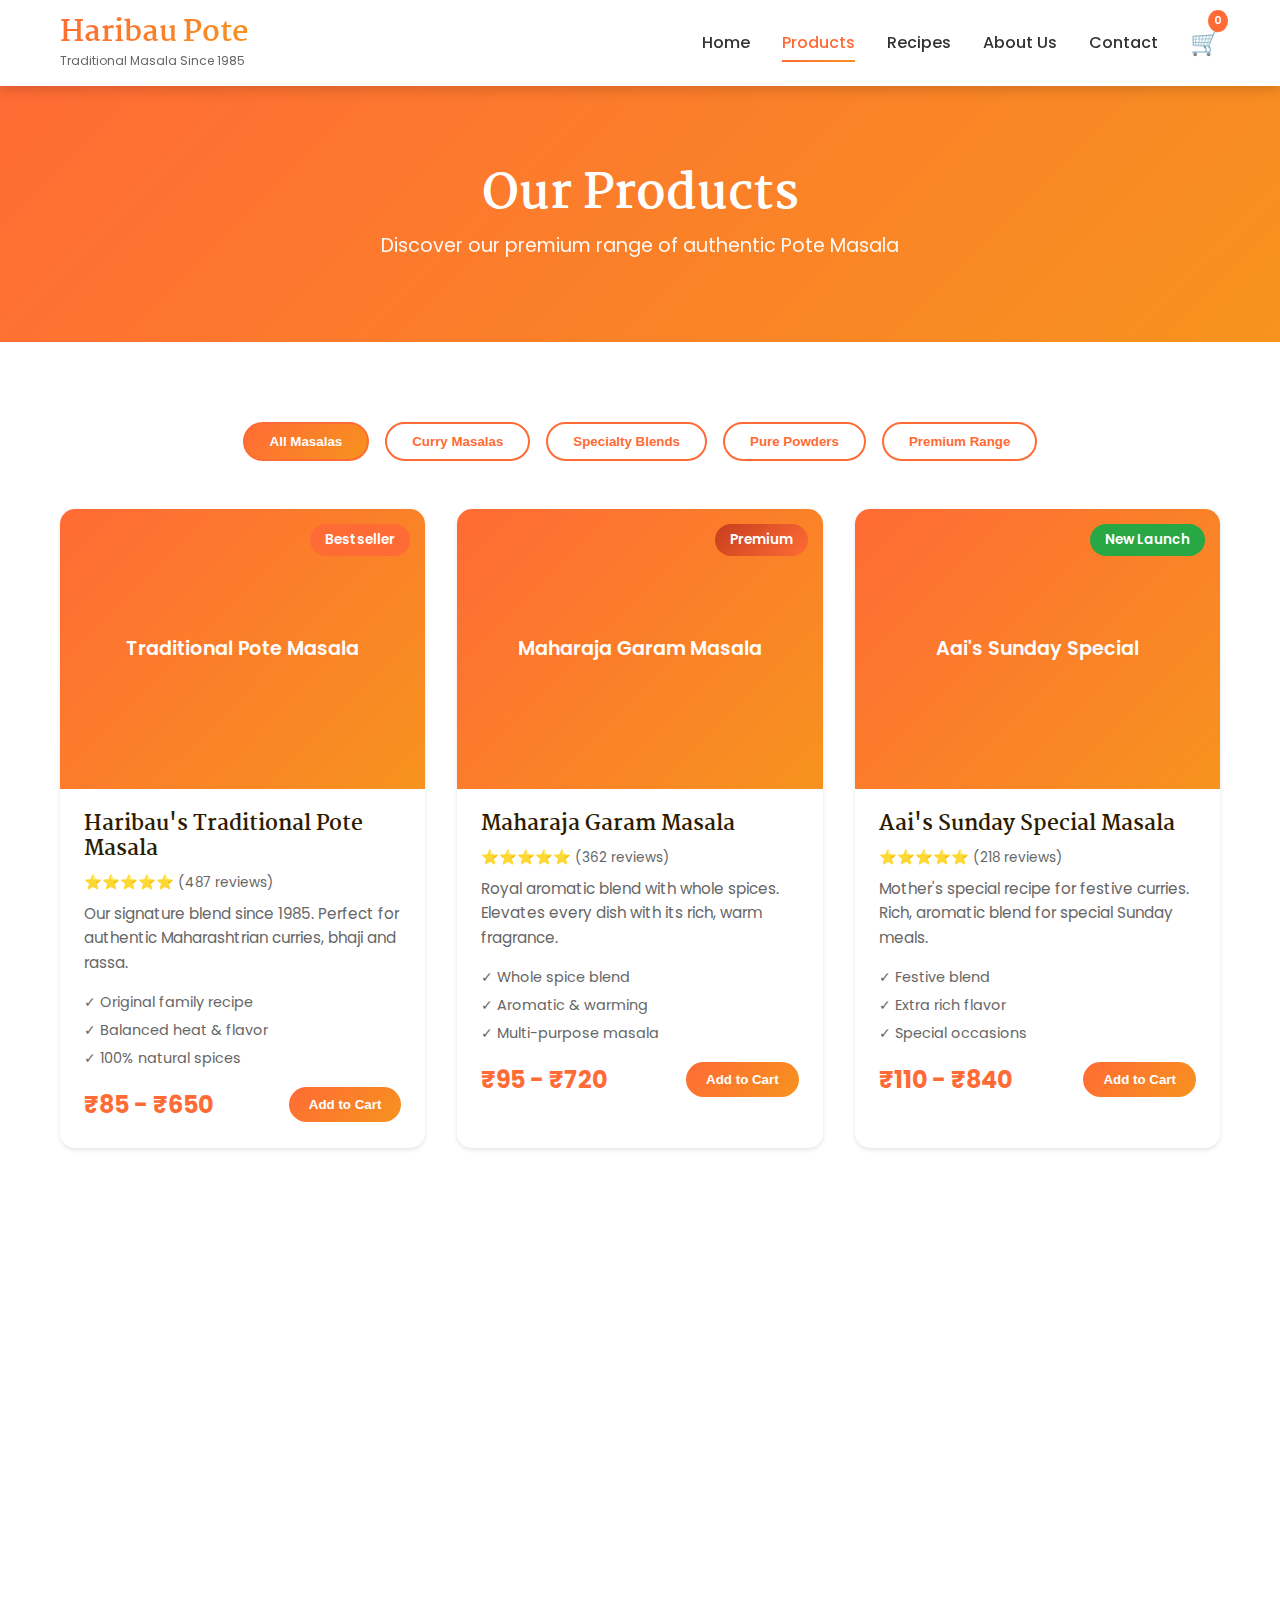
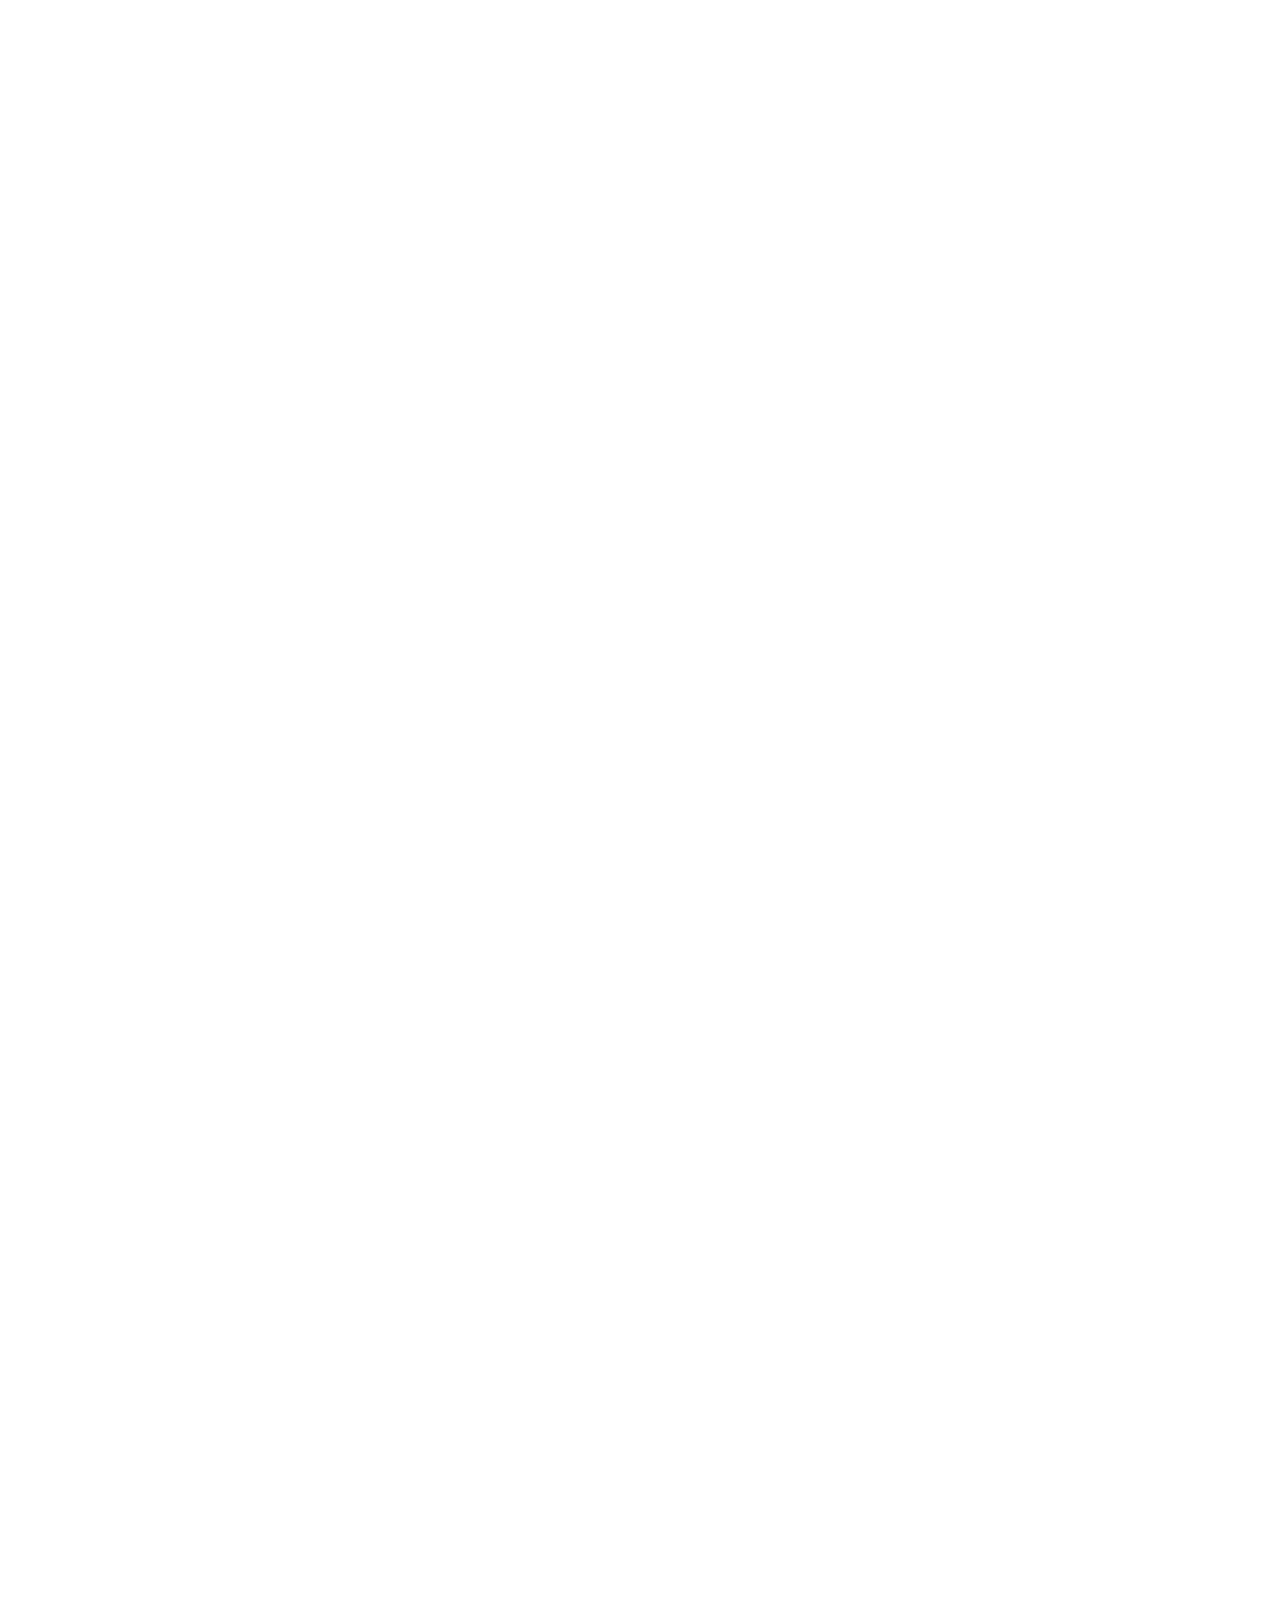
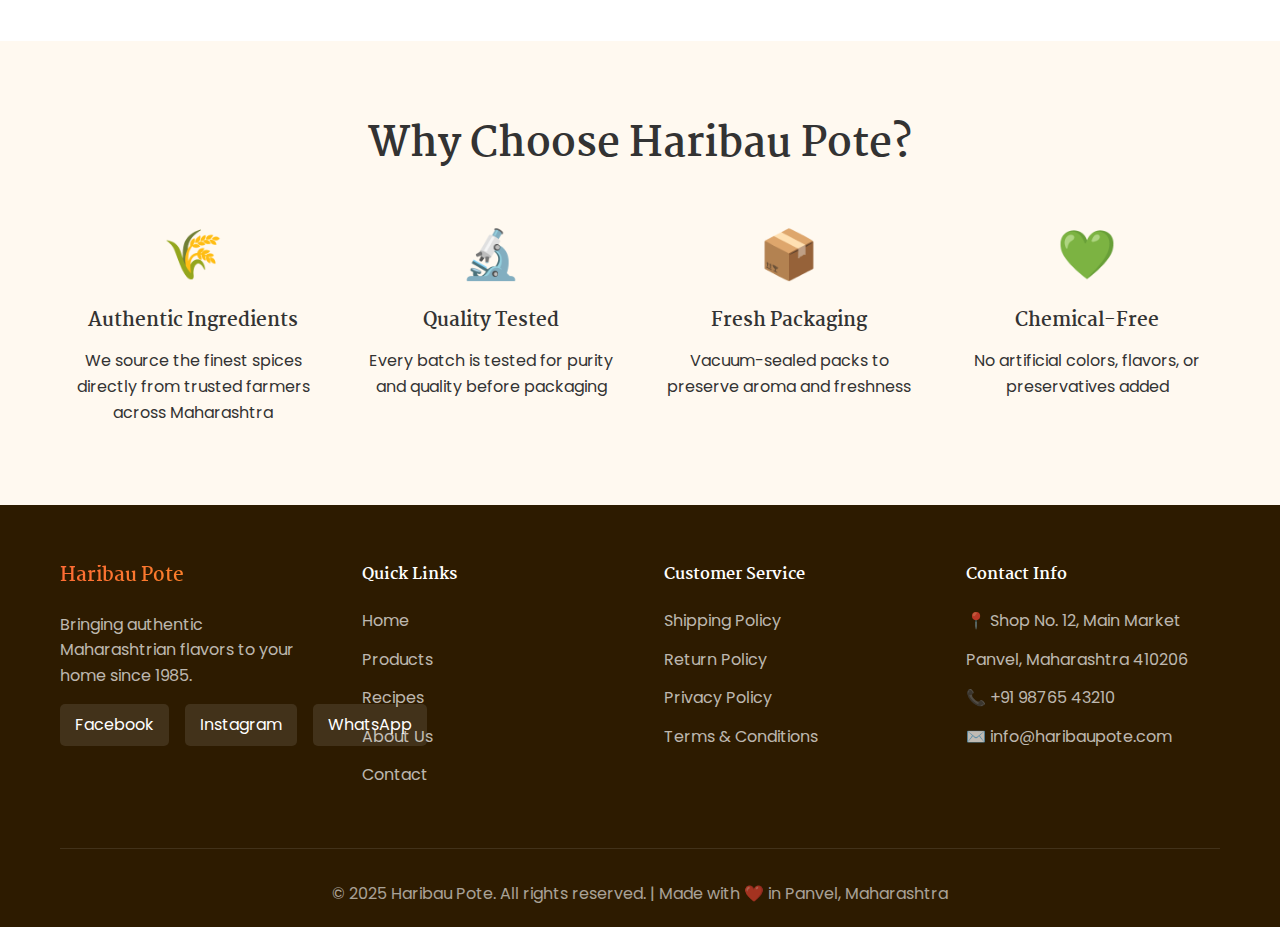
<file: products.html>
<!DOCTYPE html>
<html lang="en">
<head>
    <meta charset="UTF-8">
    <meta name="viewport" content="width=device-width, initial-scale=1.0">
    <title>Our Products - Haribau Pote Masala</title>
    <link rel="stylesheet" href="css/styles.css">
    <link href="https://fonts.googleapis.com/css2?family=Poppins:wght@300;400;600;700&family=Martel:wght@400;700;900&display=swap" rel="stylesheet">
</head>
<body>
    <!-- Navigation -->
    <nav class="navbar">
        <div class="container">
            <div class="nav-wrapper">
                <div class="logo">
                    <h1>Haribau Pote</h1>
                    <p class="tagline">Traditional Masala Since 1985</p>
                </div>
                <ul class="nav-links">
                    <li><a href="index.html">Home</a></li>
                    <li><a href="products.html" class="active">Products</a></li>
                    <li><a href="recipes.html">Recipes</a></li>
                    <li><a href="about.html">About Us</a></li>
                    <li><a href="contact.html">Contact</a></li>
                    <li><a href="#" class="cart-icon" id="cartBtn">
                        <span>🛒</span>
                        <span class="cart-count" id="cartCount">0</span>
                    </a></li>
                </ul>
                <div class="mobile-menu-toggle" id="mobileMenuToggle">
                    <span></span>
                    <span></span>
                    <span></span>
                </div>
            </div>
        </div>
    </nav>

    <!-- Page Header -->
    <section class="page-header">
        <div class="container">
            <h1>Our Products</h1>
            <p>Discover our premium range of authentic Pote Masala</p>
        </div>
    </section>

    <!-- Products Section -->
    <section class="products-section">
        <div class="container">
            <!-- Filter Options -->
            <div class="product-filters">
                <button class="filter-btn active" data-filter="all">All Masalas</button>
                <button class="filter-btn" data-filter="curry">Curry Masalas</button>
                <button class="filter-btn" data-filter="specialty">Specialty Blends</button>
                <button class="filter-btn" data-filter="powder">Pure Powders</button>
                <button class="filter-btn" data-filter="premium">Premium Range</button>
            </div>

            <!-- Products Grid -->
            <div class="products-grid-full">
                <!-- Product 1: Traditional Pote Masala -->
                <div class="product-card" data-category="curry">
                    <div class="product-image">
                        <div class="product-badge">Bestseller</div>
                        <div class="product-img-placeholder large">
                            <span class="placeholder-text">Traditional Pote Masala</span>
                        </div>
                    </div>
                    <div class="product-info">
                        <h3>Haribau's Traditional Pote Masala</h3>
                        <div class="rating">⭐⭐⭐⭐⭐ <span>(487 reviews)</span></div>
                        <p class="product-desc">Our signature blend since 1985. Perfect for authentic Maharashtrian curries, bhaji and rassa.</p>
                        <ul class="product-features">
                            <li>✓ Original family recipe</li>
                            <li>✓ Balanced heat & flavor</li>
                            <li>✓ 100% natural spices</li>
                        </ul>
                        <div class="product-footer">
                            <span class="price">₹85 - ₹650</span>
                            <button class="btn-add-cart" onclick="addToCart('Traditional Pote Masala 100g', 85)">Add to Cart</button>
                        </div>
                    </div>
                </div>

                <!-- Product 2: Maharaja Garam Masala -->
                <div class="product-card" data-category="specialty">
                    <div class="product-image">
                        <div class="product-badge premium">Premium</div>
                        <div class="product-img-placeholder large">
                            <span class="placeholder-text">Maharaja Garam Masala</span>
                        </div>
                    </div>
                    <div class="product-info">
                        <h3>Maharaja Garam Masala</h3>
                        <div class="rating">⭐⭐⭐⭐⭐ <span>(362 reviews)</span></div>
                        <p class="product-desc">Royal aromatic blend with whole spices. Elevates every dish with its rich, warm fragrance.</p>
                        <ul class="product-features">
                            <li>✓ Whole spice blend</li>
                            <li>✓ Aromatic & warming</li>
                            <li>✓ Multi-purpose masala</li>
                        </ul>
                        <div class="product-footer">
                            <span class="price">₹95 - ₹720</span>
                            <button class="btn-add-cart" onclick="addToCart('Maharaja Garam Masala 100g', 95)">Add to Cart</button>
                        </div>
                    </div>
                </div>

                <!-- Product 3: Aai's Sunday Special -->
                <div class="product-card" data-category="specialty">
                    <div class="product-image">
                        <div class="product-badge new">New Launch</div>
                        <div class="product-img-placeholder large">
                            <span class="placeholder-text">Aai's Sunday Special</span>
                        </div>
                    </div>
                    <div class="product-info">
                        <h3>Aai's Sunday Special Masala</h3>
                        <div class="rating">⭐⭐⭐⭐⭐ <span>(218 reviews)</span></div>
                        <p class="product-desc">Mother's special recipe for festive curries. Rich, aromatic blend for special Sunday meals.</p>
                        <ul class="product-features">
                            <li>✓ Festive blend</li>
                            <li>✓ Extra rich flavor</li>
                            <li>✓ Special occasions</li>
                        </ul>
                        <div class="product-footer">
                            <span class="price">₹110 - ₹840</span>
                            <button class="btn-add-cart" onclick="addToCart('Aai\'s Sunday Special 100g', 110)">Add to Cart</button>
                        </div>
                    </div>
                </div>

                <!-- Product 4: Gharoghari Garghuti Masala -->
                <div class="product-card" data-category="curry">
                    <div class="product-image">
                        <div class="product-img-placeholder large">
                            <span class="placeholder-text">Garghuti Masala</span>
                        </div>
                    </div>
                    <div class="product-info">
                        <h3>Gharoghari Garghuti Masala</h3>
                        <div class="rating">⭐⭐⭐⭐⭐ <span>(295 reviews)</span></div>
                        <p class="product-desc">Homestyle curry masala perfect for daily vegetables. The taste of traditional Maharashtrian homes.</p>
                        <ul class="product-features">
                            <li>✓ Everyday curry blend</li>
                            <li>✓ Mild & flavorful</li>
                            <li>✓ Vegetable curries</li>
                        </ul>
                        <div class="product-footer">
                            <span class="price">₹80 - ₹610</span>
                            <button class="btn-add-cart" onclick="addToCart('Gharoghari Garghuti Masala 100g', 80)">Add to Cart</button>
                        </div>
                    </div>
                </div>

                <!-- Product 5: Konkan Coast Agri Koli -->
                <div class="product-card" data-category="specialty">
                    <div class="product-image">
                        <div class="product-badge">Coastal</div>
                        <div class="product-img-placeholder large">
                            <span class="placeholder-text">Agri Koli Masala</span>
                        </div>
                    </div>
                    <div class="product-info">
                        <h3>Konkan Coast Agri Koli Masala</h3>
                        <div class="rating">⭐⭐⭐⭐⭐ <span>(176 reviews)</span></div>
                        <p class="product-desc">Authentic coastal seafood masala from Konkan. Perfect for fish curry, prawns and seafood dishes.</p>
                        <ul class="product-features">
                            <li>✓ Seafood specialist</li>
                            <li>✓ Coastal recipe</li>
                            <li>✓ Kokum & coconut notes</li>
                        </ul>
                        <div class="product-footer">
                            <span class="price">₹120 - ₹900</span>
                            <button class="btn-add-cart" onclick="addToCart('Konkan Coast Agri Koli 100g', 120)">Add to Cart</button>
                        </div>
                    </div>
                </div>

                <!-- Product 6: Teekha Laal Mirchi Powder -->
                <div class="product-card" data-category="powder">
                    <div class="product-image">
                        <div class="product-badge">Hot</div>
                        <div class="product-img-placeholder large">
                            <span class="placeholder-text">Laal Mirchi Powder</span>
                        </div>
                    </div>
                    <div class="product-info">
                        <h3>Haribau's Teekha Laal Mirchi Powder</h3>
                        <div class="rating">⭐⭐⭐⭐⭐ <span>(441 reviews)</span></div>
                        <p class="product-desc">Pure red chili powder with perfect heat. Vibrant color and authentic spice for every dish.</p>
                        <ul class="product-features">
                            <li>✓ Pure chili powder</li>
                            <li>✓ High heat level</li>
                            <li>✓ Bright red color</li>
                        </ul>
                        <div class="product-footer">
                            <span class="price">₹70 - ₹530</span>
                            <button class="btn-add-cart" onclick="addToCart('Teekha Laal Mirchi Powder 100g', 70)">Add to Cart</button>
                        </div>
                    </div>
                </div>

                <!-- Product 7: Panvel Pride Goda Masala -->
                <div class="product-card" data-category="premium">
                    <div class="product-image">
                        <div class="product-badge premium">Premium</div>
                        <div class="product-img-placeholder large">
                            <span class="placeholder-text">Goda Masala</span>
                        </div>
                    </div>
                    <div class="product-info">
                        <h3>Panvel Pride Goda Masala</h3>
                        <div class="rating">⭐⭐⭐⭐⭐ <span>(389 reviews)</span></div>
                        <p class="product-desc">Sweet aromatic Maharashtrian masala. Essential for usal, bharit and traditional dishes.</p>
                        <ul class="product-features">
                            <li>✓ Sweet & aromatic</li>
                            <li>✓ Traditional blend</li>
                            <li>✓ Slow-roasted spices</li>
                        </ul>
                        <div class="product-footer">
                            <span class="price">₹140 - ₹1050</span>
                            <button class="btn-add-cart" onclick="addToCart('Panvel Pride Goda Masala 100g', 140)">Add to Cart</button>
                        </div>
                    </div>
                </div>

                <!-- Product 8: Heritage Goda Masala Special -->
                <div class="product-card" data-category="premium">
                    <div class="product-image">
                        <div class="product-badge premium">Heritage</div>
                        <div class="product-img-placeholder large">
                            <span class="placeholder-text">Heritage Goda Masala</span>
                        </div>
                    </div>
                    <div class="product-info">
                        <h3>Heritage Goda Masala (Premium)</h3>
                        <div class="rating">⭐⭐⭐⭐⭐ <span>(312 reviews)</span></div>
                        <p class="product-desc">Our finest goda masala with hand-selected ingredients. A masterpiece of Maharashtrian cuisine.</p>
                        <ul class="product-features">
                            <li>✓ Hand-selected spices</li>
                            <li>✓ Complex flavor profile</li>
                            <li>✓ Limited batch</li>
                        </ul>
                        <div class="product-footer">
                            <span class="price">₹165 - ₹1240</span>
                            <button class="btn-add-cart" onclick="addToCart('Heritage Goda Masala Premium 100g', 165)">Add to Cart</button>
                        </div>
                    </div>
                </div>

                <!-- Product 9: Desi Tadka Chai Masala -->
                <div class="product-card" data-category="specialty">
                    <div class="product-image">
                        <div class="product-badge">Popular</div>
                        <div class="product-img-placeholder large">
                            <span class="placeholder-text">Chai Masala</span>
                        </div>
                    </div>
                    <div class="product-info">
                        <h3>Desi Tadka Chai Masala</h3>
                        <div class="rating">⭐⭐⭐⭐⭐ <span>(524 reviews)</span></div>
                        <p class="product-desc">Traditional tea spice blend. Aromatic cardamom, ginger and spices for perfect masala chai.</p>
                        <ul class="product-features">
                            <li>✓ Tea spice blend</li>
                            <li>✓ Aromatic & warming</li>
                            <li>✓ Perfect for chai</li>
                        </ul>
                        <div class="product-footer">
                            <span class="price">₹60 - ₹450</span>
                            <button class="btn-add-cart" onclick="addToCart('Desi Tadka Chai Masala 50g', 60)">Add to Cart</button>
                        </div>
                    </div>
                </div>

                <!-- Product 10: Sampurna Dhana Jeera Powder -->
                <div class="product-card" data-category="powder">
                    <div class="product-image">
                        <div class="product-img-placeholder large">
                            <span class="placeholder-text">Dhana Jeera Powder</span>
                        </div>
                    </div>
                    <div class="product-info">
                        <h3>Sampurna Dhana Jeera Powder</h3>
                        <div class="rating">⭐⭐⭐⭐⭐ <span>(368 reviews)</span></div>
                        <p class="product-desc">Complete coriander-cumin powder blend. Essential base for every Indian curry and dal.</p>
                        <ul class="product-features">
                            <li>✓ Coriander + cumin</li>
                            <li>✓ Fresh ground</li>
                            <li>✓ Everyday essential</li>
                        </ul>
                        <div class="product-footer">
                            <span class="price">₹75 - ₹570</span>
                            <button class="btn-add-cart" onclick="addToCart('Sampurna Dhana Jeera Powder 100g', 75)">Add to Cart</button>
                        </div>
                    </div>
                </div>

                <!-- Product 11: Premium Masala Gift Hamper -->
                <div class="product-card" data-category="premium">
                    <div class="product-image">
                        <div class="product-badge premium">Gift Set</div>
                        <div class="product-img-placeholder large">
                            <span class="placeholder-text">Premium Gift Hamper</span>
                        </div>
                    </div>
                    <div class="product-info">
                        <h3>Haribau Pote Premium Gift Hamper</h3>
                        <div class="rating">⭐⭐⭐⭐⭐ <span>(156 reviews)</span></div>
                        <p class="product-desc">Beautifully packaged set of 6 signature masalas (50g each). Perfect for festivals and gifting.</p>
                        <ul class="product-features">
                            <li>✓ 6 premium masalas</li>
                            <li>✓ Elegant gift box</li>
                            <li>✓ Free greeting card</li>
                        </ul>
                        <div class="product-footer">
                            <span class="price-old">₹720</span>
                            <span class="price">₹599</span>
                            <button class="btn-add-cart" onclick="addToCart('Premium Gift Hamper', 599)">Add to Cart</button>
                        </div>
                    </div>
                </div>

                <!-- Product 12: Family Combo Pack -->
                <div class="product-card" data-category="curry">
                    <div class="product-image">
                        <div class="product-badge">Value Pack</div>
                        <div class="product-img-placeholder large">
                            <span class="placeholder-text">Family Combo</span>
                        </div>
                    </div>
                    <div class="product-info">
                        <h3>Complete Kitchen Masala Combo</h3>
                        <div class="rating">⭐⭐⭐⭐⭐ <span>(203 reviews)</span></div>
                        <p class="product-desc">Family combo: Pote, Garam, Goda & Mirchi (100g each). Everything you need in one pack.</p>
                        <ul class="product-features">
                            <li>✓ 4 essential masalas</li>
                            <li>✓ Save 20%</li>
                            <li>✓ Best value pack</li>
                        </ul>
                        <div class="product-footer">
                            <span class="price-old">₹450</span>
                            <span class="price">₹360</span>
                            <button class="btn-add-cart" onclick="addToCart('Complete Kitchen Combo', 360)">Add to Cart</button>
                        </div>
                    </div>
                </div>
            </div>
        </div>
    </section>

    <!-- Why Choose Us -->
    <section class="why-choose">
        <div class="container">
            <h2>Why Choose Haribau Pote?</h2>
            <div class="features-grid">
                <div class="feature-item">
                    <div class="feature-icon">🌾</div>
                    <h3>Authentic Ingredients</h3>
                    <p>We source the finest spices directly from trusted farmers across Maharashtra</p>
                </div>
                <div class="feature-item">
                    <div class="feature-icon">🔬</div>
                    <h3>Quality Tested</h3>
                    <p>Every batch is tested for purity and quality before packaging</p>
                </div>
                <div class="feature-item">
                    <div class="feature-icon">📦</div>
                    <h3>Fresh Packaging</h3>
                    <p>Vacuum-sealed packs to preserve aroma and freshness</p>
                </div>
                <div class="feature-item">
                    <div class="feature-icon">💚</div>
                    <h3>Chemical-Free</h3>
                    <p>No artificial colors, flavors, or preservatives added</p>
                </div>
            </div>
        </div>
    </section>

    <!-- Footer -->
    <footer class="footer">
        <div class="container">
            <div class="footer-grid">
                <div class="footer-col">
                    <h3>Haribau Pote</h3>
                    <p>Bringing authentic Maharashtrian flavors to your home since 1985.</p>
                    <div class="social-links">
                        <a href="#" class="social-icon">Facebook</a>
                        <a href="#" class="social-icon">Instagram</a>
                        <a href="#" class="social-icon">WhatsApp</a>
                    </div>
                </div>
                <div class="footer-col">
                    <h4>Quick Links</h4>
                    <ul>
                        <li><a href="index.html">Home</a></li>
                        <li><a href="products.html">Products</a></li>
                        <li><a href="recipes.html">Recipes</a></li>
                        <li><a href="about.html">About Us</a></li>
                        <li><a href="contact.html">Contact</a></li>
                    </ul>
                </div>
                <div class="footer-col">
                    <h4>Customer Service</h4>
                    <ul>
                        <li><a href="#">Shipping Policy</a></li>
                        <li><a href="#">Return Policy</a></li>
                        <li><a href="#">Privacy Policy</a></li>
                        <li><a href="#">Terms & Conditions</a></li>
                    </ul>
                </div>
                <div class="footer-col">
                    <h4>Contact Info</h4>
                    <ul class="contact-info">
                        <li>📍 Shop No. 12, Main Market</li>
                        <li>Panvel, Maharashtra 410206</li>
                        <li>📞 +91 98765 43210</li>
                        <li>✉️ info@haribaupote.com</li>
                    </ul>
                </div>
            </div>
            <div class="footer-bottom">
                <p>&copy; 2025 Haribau Pote. All rights reserved. | Made with ❤️ in Panvel, Maharashtra</p>
            </div>
        </div>
    </footer>

    <!-- Cart Modal -->
    <div id="cartModal" class="modal">
        <div class="modal-content">
            <span class="close">&times;</span>
            <h2>Shopping Cart</h2>
            <div id="cartItems"></div>
            <div class="cart-total">
                <strong>Total: ₹<span id="cartTotal">0</span></strong>
            </div>
            <button class="btn btn-primary btn-block">Proceed to Checkout</button>
        </div>
    </div>

    <script src="js/main.js"></script>
</body>
</html>
</file>
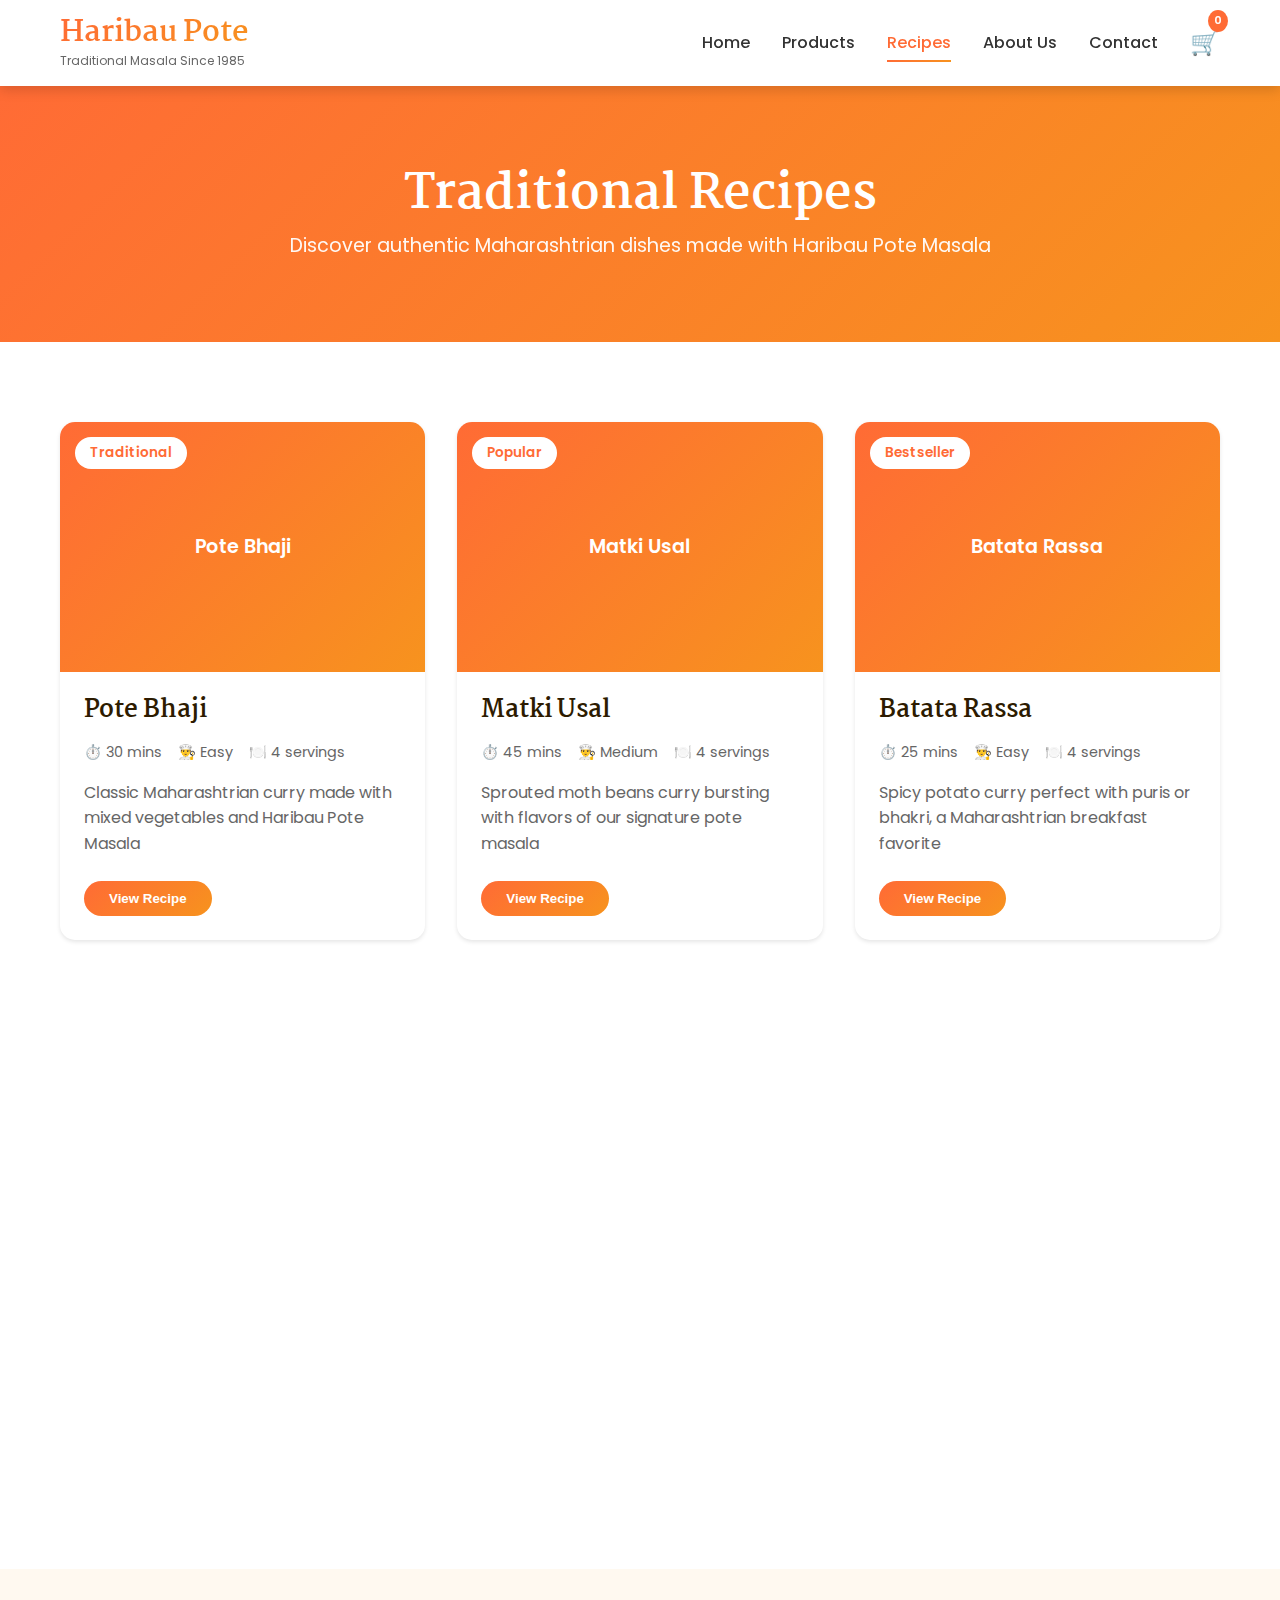
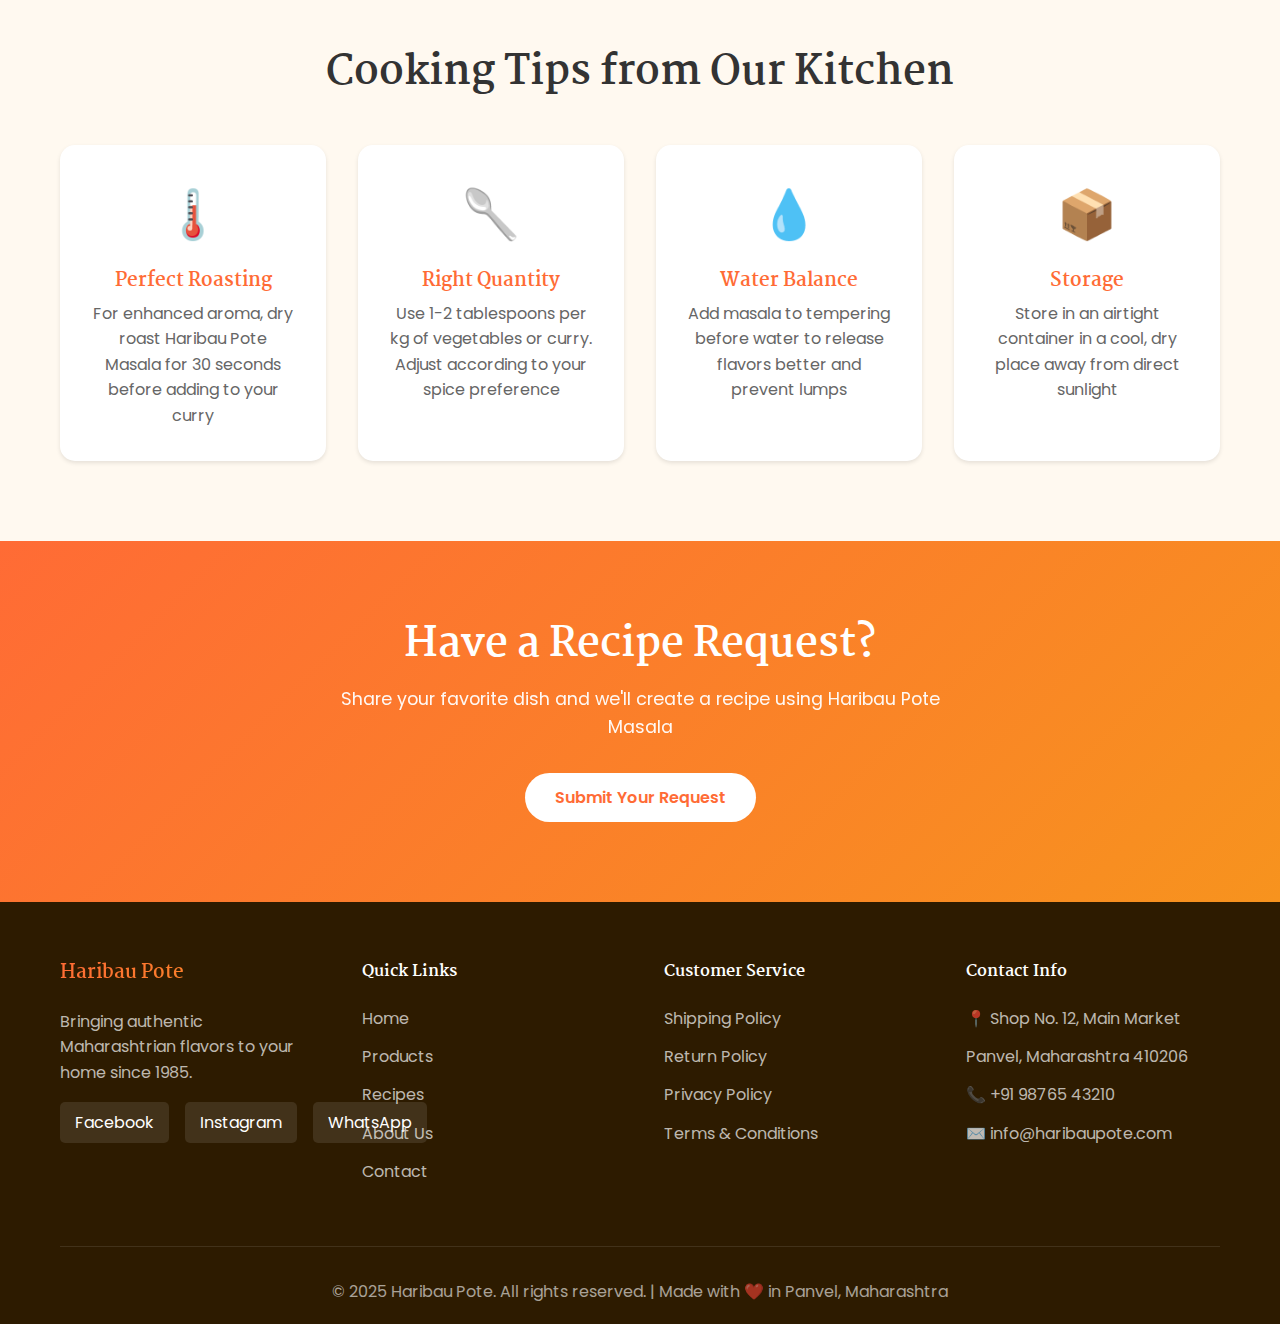
<file: recipes.html>
<!DOCTYPE html>
<html lang="en">
<head>
    <meta charset="UTF-8">
    <meta name="viewport" content="width=device-width, initial-scale=1.0">
    <title>Traditional Recipes - Haribau Pote Masala</title>
    <link rel="stylesheet" href="css/styles.css">
    <link href="https://fonts.googleapis.com/css2?family=Poppins:wght@300;400;600;700&family=Martel:wght@400;700;900&display=swap" rel="stylesheet">
</head>
<body>
    <!-- Navigation -->
    <nav class="navbar">
        <div class="container">
            <div class="nav-wrapper">
                <div class="logo">
                    <h1>Haribau Pote</h1>
                    <p class="tagline">Traditional Masala Since 1985</p>
                </div>
                <ul class="nav-links">
                    <li><a href="index.html">Home</a></li>
                    <li><a href="products.html">Products</a></li>
                    <li><a href="recipes.html" class="active">Recipes</a></li>
                    <li><a href="about.html">About Us</a></li>
                    <li><a href="contact.html">Contact</a></li>
                    <li><a href="#" class="cart-icon" id="cartBtn">
                        <span>🛒</span>
                        <span class="cart-count" id="cartCount">0</span>
                    </a></li>
                </ul>
                <div class="mobile-menu-toggle" id="mobileMenuToggle">
                    <span></span>
                    <span></span>
                    <span></span>
                </div>
            </div>
        </div>
    </nav>

    <!-- Page Header -->
    <section class="page-header">
        <div class="container">
            <h1>Traditional Recipes</h1>
            <p>Discover authentic Maharashtrian dishes made with Haribau Pote Masala</p>
        </div>
    </section>

    <!-- Recipes Section -->
    <section class="recipes-section">
        <div class="container">
            <div class="recipes-grid">
                <!-- Recipe 1 -->
                <div class="recipe-card">
                    <div class="recipe-image">
                        <div class="recipe-img-placeholder">
                            <span class="placeholder-text">Pote Bhaji</span>
                        </div>
                        <div class="recipe-badge">Traditional</div>
                    </div>
                    <div class="recipe-content">
                        <h3>Pote Bhaji</h3>
                        <div class="recipe-meta">
                            <span>⏱️ 30 mins</span>
                            <span>👨‍🍳 Easy</span>
                            <span>🍽️ 4 servings</span>
                        </div>
                        <p class="recipe-desc">Classic Maharashtrian curry made with mixed vegetables and Haribau Pote Masala</p>
                        <button class="btn-recipe" onclick="openRecipe('pote-bhaji')">View Recipe</button>
                    </div>
                </div>

                <!-- Recipe 2 -->
                <div class="recipe-card">
                    <div class="recipe-image">
                        <div class="recipe-img-placeholder">
                            <span class="placeholder-text">Matki Usal</span>
                        </div>
                        <div class="recipe-badge">Popular</div>
                    </div>
                    <div class="recipe-content">
                        <h3>Matki Usal</h3>
                        <div class="recipe-meta">
                            <span>⏱️ 45 mins</span>
                            <span>👨‍🍳 Medium</span>
                            <span>🍽️ 4 servings</span>
                        </div>
                        <p class="recipe-desc">Sprouted moth beans curry bursting with flavors of our signature pote masala</p>
                        <button class="btn-recipe" onclick="openRecipe('matki-usal')">View Recipe</button>
                    </div>
                </div>

                <!-- Recipe 3 -->
                <div class="recipe-card">
                    <div class="recipe-image">
                        <div class="recipe-img-placeholder">
                            <span class="placeholder-text">Batata Rassa</span>
                        </div>
                        <div class="recipe-badge">Bestseller</div>
                    </div>
                    <div class="recipe-content">
                        <h3>Batata Rassa</h3>
                        <div class="recipe-meta">
                            <span>⏱️ 25 mins</span>
                            <span>👨‍🍳 Easy</span>
                            <span>🍽️ 4 servings</span>
                        </div>
                        <p class="recipe-desc">Spicy potato curry perfect with puris or bhakri, a Maharashtrian breakfast favorite</p>
                        <button class="btn-recipe" onclick="openRecipe('batata-rassa')">View Recipe</button>
                    </div>
                </div>

                <!-- Recipe 4 -->
                <div class="recipe-card">
                    <div class="recipe-image">
                        <div class="recipe-img-placeholder">
                            <span class="placeholder-text">Misal Pav</span>
                        </div>
                        <div class="recipe-badge">Spicy</div>
                    </div>
                    <div class="recipe-content">
                        <h3>Misal Pav</h3>
                        <div class="recipe-meta">
                            <span>⏱️ 40 mins</span>
                            <span>👨‍🍳 Medium</span>
                            <span>🍽️ 4 servings</span>
                        </div>
                        <p class="recipe-desc">Iconic Maharashtra street food with spicy sprouted lentils topped with farsan</p>
                        <button class="btn-recipe" onclick="openRecipe('misal-pav')">View Recipe</button>
                    </div>
                </div>

                <!-- Recipe 5 -->
                <div class="recipe-card">
                    <div class="recipe-image">
                        <div class="recipe-img-placeholder">
                            <span class="placeholder-text">Varan Bhaat</span>
                        </div>
                        <div class="recipe-badge">Comfort</div>
                    </div>
                    <div class="recipe-content">
                        <h3>Varan Bhaat</h3>
                        <div class="recipe-meta">
                            <span>⏱️ 35 mins</span>
                            <span>👨‍🍳 Easy</span>
                            <span>🍽️ 4 servings</span>
                        </div>
                        <p class="recipe-desc">Comforting dal-rice combination, a staple in every Maharashtrian household</p>
                        <button class="btn-recipe" onclick="openRecipe('varan-bhaat')">View Recipe</button>
                    </div>
                </div>

                <!-- Recipe 6 -->
                <div class="recipe-card">
                    <div class="recipe-image">
                        <div class="recipe-img-placeholder">
                            <span class="placeholder-text">Bharli Vangi</span>
                        </div>
                        <div class="recipe-badge">Special</div>
                    </div>
                    <div class="recipe-content">
                        <h3>Bharli Vangi</h3>
                        <div class="recipe-meta">
                            <span>⏱️ 50 mins</span>
                            <span>👨‍🍳 Hard</span>
                            <span>🍽️ 4 servings</span>
                        </div>
                        <p class="recipe-desc">Stuffed eggplant with coconut-peanut masala, a festive delicacy</p>
                        <button class="btn-recipe" onclick="openRecipe('bharli-vangi')">View Recipe</button>
                    </div>
                </div>
            </div>
        </div>
    </section>

    <!-- Recipe Modal -->
    <div id="recipeModal" class="modal recipe-modal">
        <div class="modal-content recipe-modal-content">
            <span class="close">&times;</span>
            <div id="recipeDetails"></div>
        </div>
    </div>

    <!-- Cooking Tips -->
    <section class="cooking-tips">
        <div class="container">
            <h2>Cooking Tips from Our Kitchen</h2>
            <div class="tips-grid">
                <div class="tip-card">
                    <div class="tip-icon">🌡️</div>
                    <h3>Perfect Roasting</h3>
                    <p>For enhanced aroma, dry roast Haribau Pote Masala for 30 seconds before adding to your curry</p>
                </div>
                <div class="tip-card">
                    <div class="tip-icon">🥄</div>
                    <h3>Right Quantity</h3>
                    <p>Use 1-2 tablespoons per kg of vegetables or curry. Adjust according to your spice preference</p>
                </div>
                <div class="tip-card">
                    <div class="tip-icon">💧</div>
                    <h3>Water Balance</h3>
                    <p>Add masala to tempering before water to release flavors better and prevent lumps</p>
                </div>
                <div class="tip-card">
                    <div class="tip-icon">📦</div>
                    <h3>Storage</h3>
                    <p>Store in an airtight container in a cool, dry place away from direct sunlight</p>
                </div>
            </div>
        </div>
    </section>

    <!-- Recipe Request -->
    <section class="recipe-request">
        <div class="container">
            <div class="request-content">
                <h2>Have a Recipe Request?</h2>
                <p>Share your favorite dish and we'll create a recipe using Haribau Pote Masala</p>
                <a href="contact.html" class="btn btn-primary">Submit Your Request</a>
            </div>
        </div>
    </section>

    <!-- Footer -->
    <footer class="footer">
        <div class="container">
            <div class="footer-grid">
                <div class="footer-col">
                    <h3>Haribau Pote</h3>
                    <p>Bringing authentic Maharashtrian flavors to your home since 1985.</p>
                    <div class="social-links">
                        <a href="#" class="social-icon">Facebook</a>
                        <a href="#" class="social-icon">Instagram</a>
                        <a href="#" class="social-icon">WhatsApp</a>
                    </div>
                </div>
                <div class="footer-col">
                    <h4>Quick Links</h4>
                    <ul>
                        <li><a href="index.html">Home</a></li>
                        <li><a href="products.html">Products</a></li>
                        <li><a href="recipes.html">Recipes</a></li>
                        <li><a href="about.html">About Us</a></li>
                        <li><a href="contact.html">Contact</a></li>
                    </ul>
                </div>
                <div class="footer-col">
                    <h4>Customer Service</h4>
                    <ul>
                        <li><a href="#">Shipping Policy</a></li>
                        <li><a href="#">Return Policy</a></li>
                        <li><a href="#">Privacy Policy</a></li>
                        <li><a href="#">Terms & Conditions</a></li>
                    </ul>
                </div>
                <div class="footer-col">
                    <h4>Contact Info</h4>
                    <ul class="contact-info">
                        <li>📍 Shop No. 12, Main Market</li>
                        <li>Panvel, Maharashtra 410206</li>
                        <li>📞 +91 98765 43210</li>
                        <li>✉️ info@haribaupote.com</li>
                    </ul>
                </div>
            </div>
            <div class="footer-bottom">
                <p>&copy; 2025 Haribau Pote. All rights reserved. | Made with ❤️ in Panvel, Maharashtra</p>
            </div>
        </div>
    </footer>

    <!-- Cart Modal -->
    <div id="cartModal" class="modal">
        <div class="modal-content">
            <span class="close">&times;</span>
            <h2>Shopping Cart</h2>
            <div id="cartItems"></div>
            <div class="cart-total">
                <strong>Total: ₹<span id="cartTotal">0</span></strong>
            </div>
            <button class="btn btn-primary btn-block">Proceed to Checkout</button>
        </div>
    </div>

    <script src="js/main.js"></script>
    <script src="js/recipes.js"></script>
</body>
</html>
</file>
<file: css/styles.css>
/* ===================================
   Haribau Pote - E-commerce Website
   Traditional Maharashtrian Masala
   =================================== */

/* Root Variables - Indian Themed Colors */
:root {
    --primary-color: #ff6b35;
    --secondary-color: #f7931e;
    --accent-color: #c73e1d;
    --dark-color: #2d1b00;
    --light-bg: #fff9f0;
    --white: #ffffff;
    --text-dark: #333333;
    --text-light: #666666;
    --border-color: #e0e0e0;
    --success-color: #28a745;
    --warning-color: #ffc107;
    --gradient-1: linear-gradient(135deg, #ff6b35 0%, #f7931e 100%);
    --gradient-2: linear-gradient(135deg, #c73e1d 0%, #ff6b35 100%);
    --shadow-sm: 0 2px 4px rgba(0,0,0,0.1);
    --shadow-md: 0 4px 12px rgba(0,0,0,0.15);
    --shadow-lg: 0 8px 24px rgba(0,0,0,0.2);
}

/* Reset & Base Styles */
* {
    margin: 0;
    padding: 0;
    box-sizing: border-box;
}

body {
    font-family: 'Poppins', sans-serif;
    line-height: 1.6;
    color: var(--text-dark);
    background-color: var(--white);
    overflow-x: hidden;
}

h1, h2, h3, h4, h5, h6 {
    font-family: 'Martel', serif;
    line-height: 1.2;
    margin-bottom: 1rem;
}

a {
    text-decoration: none;
    color: inherit;
    transition: all 0.3s ease;
}

img {
    max-width: 100%;
    height: auto;
}

/* Container */
.container {
    max-width: 1200px;
    margin: 0 auto;
    padding: 0 20px;
}

/* ===================================
   Navigation
   =================================== */

.navbar {
    background: var(--white);
    box-shadow: var(--shadow-md);
    position: sticky;
    top: 0;
    z-index: 1000;
    padding: 1rem 0;
}

.nav-wrapper {
    display: flex;
    justify-content: space-between;
    align-items: center;
}

.logo h1 {
    font-size: 1.8rem;
    background: var(--gradient-1);
    -webkit-background-clip: text;
    -webkit-text-fill-color: transparent;
    background-clip: text;
    margin: 0;
}

.logo .tagline {
    font-size: 0.75rem;
    color: var(--text-light);
    margin: 0;
}

.nav-links {
    display: flex;
    list-style: none;
    align-items: center;
    gap: 2rem;
}

.nav-links a {
    color: var(--text-dark);
    font-weight: 500;
    padding: 0.5rem 0;
    position: relative;
}

.nav-links a:hover,
.nav-links a.active {
    color: var(--primary-color);
}

.nav-links a.active::after {
    content: '';
    position: absolute;
    bottom: 0;
    left: 0;
    width: 100%;
    height: 2px;
    background: var(--gradient-1);
}

.cart-icon {
    position: relative;
    font-size: 1.5rem;
    cursor: pointer;
}

.cart-count {
    position: absolute;
    top: -8px;
    right: -8px;
    background: var(--primary-color);
    color: var(--white);
    font-size: 0.7rem;
    padding: 2px 6px;
    border-radius: 50%;
    font-weight: 600;
}

.mobile-menu-toggle {
    display: none;
    flex-direction: column;
    gap: 4px;
    cursor: pointer;
}

.mobile-menu-toggle span {
    width: 25px;
    height: 3px;
    background: var(--primary-color);
    border-radius: 2px;
    transition: all 0.3s ease;
}

/* ===================================
   Hero Section
   =================================== */

.hero {
    position: relative;
    background: var(--gradient-1);
    min-height: 600px;
    display: flex;
    align-items: center;
    color: var(--white);
    overflow: hidden;
}

.hero::before {
    content: '';
    position: absolute;
    top: 0;
    left: 0;
    right: 0;
    bottom: 0;
    background: url('data:image/svg+xml,<svg xmlns="http://www.w3.org/2000/svg" viewBox="0 0 1440 320"><path fill="%23ffffff" fill-opacity="0.1" d="M0,96L48,112C96,128,192,160,288,165.3C384,171,480,149,576,128C672,107,768,85,864,90.7C960,96,1056,128,1152,133.3C1248,139,1344,117,1392,106.7L1440,96L1440,320L1392,320C1344,320,1248,320,1152,320C1056,320,960,320,864,320C768,320,672,320,576,320C480,320,384,320,288,320C192,320,96,320,48,320L0,320Z"></path></svg>') no-repeat bottom;
    background-size: cover;
}

.hero-overlay {
    position: absolute;
    top: 0;
    left: 0;
    right: 0;
    bottom: 0;
    background: rgba(0,0,0,0.1);
}

.hero-content {
    position: relative;
    z-index: 1;
    max-width: 700px;
}

.hero-title {
    font-size: 3.5rem;
    margin-bottom: 1.5rem;
    text-shadow: 2px 2px 4px rgba(0,0,0,0.2);
    animation: fadeInUp 1s ease;
}

.hero-subtitle {
    font-size: 1.3rem;
    margin-bottom: 2rem;
    opacity: 0.95;
    animation: fadeInUp 1s ease 0.2s backwards;
}

.hero-buttons {
    display: flex;
    gap: 1rem;
    animation: fadeInUp 1s ease 0.4s backwards;
}

@keyframes fadeInUp {
    from {
        opacity: 0;
        transform: translateY(30px);
    }
    to {
        opacity: 1;
        transform: translateY(0);
    }
}

/* ===================================
   Buttons
   =================================== */

.btn {
    display: inline-block;
    padding: 12px 30px;
    border-radius: 50px;
    font-weight: 600;
    text-align: center;
    cursor: pointer;
    border: none;
    transition: all 0.3s ease;
    font-size: 1rem;
}

.btn-primary {
    background: var(--white);
    color: var(--primary-color);
}

.btn-primary:hover {
    transform: translateY(-2px);
    box-shadow: var(--shadow-lg);
}

.btn-secondary {
    background: transparent;
    color: var(--white);
    border: 2px solid var(--white);
}

.btn-secondary:hover {
    background: var(--white);
    color: var(--primary-color);
}

.btn-add-cart {
    background: var(--gradient-1);
    color: var(--white);
    padding: 10px 20px;
    border-radius: 25px;
    border: none;
    cursor: pointer;
    font-weight: 600;
    transition: all 0.3s ease;
}

.btn-add-cart:hover {
    transform: scale(1.05);
    box-shadow: var(--shadow-md);
}

.btn-block {
    display: block;
    width: 100%;
}

/* ===================================
   Features Section
   =================================== */

.features {
    padding: 80px 0;
    background: var(--light-bg);
}

.features-grid {
    display: grid;
    grid-template-columns: repeat(auto-fit, minmax(250px, 1fr));
    gap: 2rem;
}

.feature-card {
    background: var(--white);
    padding: 2rem;
    border-radius: 15px;
    text-align: center;
    box-shadow: var(--shadow-sm);
    transition: all 0.3s ease;
}

.feature-card:hover {
    transform: translateY(-10px);
    box-shadow: var(--shadow-lg);
}

.feature-icon {
    font-size: 3rem;
    margin-bottom: 1rem;
}

.feature-card h3 {
    color: var(--primary-color);
    margin-bottom: 0.5rem;
}

/* ===================================
   Products Section
   =================================== */

.products-preview,
.products-section {
    padding: 80px 0;
}

.section-header {
    text-align: center;
    margin-bottom: 3rem;
}

.section-header h2 {
    font-size: 2.5rem;
    color: var(--dark-color);
    margin-bottom: 0.5rem;
}

.section-header p {
    color: var(--text-light);
    font-size: 1.1rem;
}

.products-grid {
    display: grid;
    grid-template-columns: repeat(auto-fit, minmax(300px, 1fr));
    gap: 2rem;
    margin-bottom: 3rem;
}

.products-grid-full {
    display: grid;
    grid-template-columns: repeat(auto-fill, minmax(280px, 1fr));
    gap: 2rem;
}

.product-card {
    background: var(--white);
    border-radius: 15px;
    overflow: hidden;
    box-shadow: var(--shadow-sm);
    transition: all 0.3s ease;
}

.product-card:hover {
    transform: translateY(-10px);
    box-shadow: var(--shadow-lg);
}

.product-image {
    position: relative;
    overflow: hidden;
}

.product-badge {
    position: absolute;
    top: 15px;
    right: 15px;
    background: var(--primary-color);
    color: var(--white);
    padding: 5px 15px;
    border-radius: 20px;
    font-size: 0.85rem;
    font-weight: 600;
    z-index: 1;
}

.product-badge.new {
    background: var(--success-color);
}

.product-badge.premium {
    background: var(--gradient-2);
}

.product-img-placeholder {
    background: var(--gradient-1);
    height: 250px;
    display: flex;
    align-items: center;
    justify-content: center;
    position: relative;
}

.product-img-placeholder.large {
    height: 280px;
}

.placeholder-text {
    color: var(--white);
    font-weight: 600;
    font-size: 1.2rem;
    text-align: center;
    padding: 1rem;
}

.product-info {
    padding: 1.5rem;
}

.product-info h3 {
    font-size: 1.3rem;
    margin-bottom: 0.5rem;
    color: var(--dark-color);
}

.rating {
    color: var(--warning-color);
    font-size: 0.9rem;
    margin-bottom: 0.5rem;
}

.rating span {
    color: var(--text-light);
    font-size: 0.85rem;
}

.product-desc {
    color: var(--text-light);
    font-size: 0.95rem;
    margin-bottom: 1rem;
}

.product-features {
    list-style: none;
    margin-bottom: 1rem;
}

.product-features li {
    color: var(--text-light);
    font-size: 0.9rem;
    margin-bottom: 0.3rem;
}

.product-footer {
    display: flex;
    justify-content: space-between;
    align-items: center;
    margin-top: 1rem;
}

.price {
    font-size: 1.5rem;
    font-weight: 700;
    color: var(--primary-color);
}

.price-old {
    text-decoration: line-through;
    color: var(--text-light);
    font-size: 1.1rem;
    margin-right: 0.5rem;
}

.text-center {
    text-align: center;
}

/* Product Filters */
.product-filters {
    display: flex;
    justify-content: center;
    gap: 1rem;
    margin-bottom: 3rem;
    flex-wrap: wrap;
}

.filter-btn {
    padding: 10px 25px;
    border: 2px solid var(--primary-color);
    background: transparent;
    color: var(--primary-color);
    border-radius: 25px;
    cursor: pointer;
    font-weight: 600;
    transition: all 0.3s ease;
}

.filter-btn:hover,
.filter-btn.active {
    background: var(--gradient-1);
    color: var(--white);
}

/* ===================================
   About Preview Section
   =================================== */

.about-preview {
    padding: 80px 0;
    background: var(--light-bg);
}

.about-grid {
    display: grid;
    grid-template-columns: 1fr 1fr;
    gap: 4rem;
    align-items: center;
}

.about-content h2 {
    font-size: 2.5rem;
    color: var(--dark-color);
    margin-bottom: 1.5rem;
}

.about-content p {
    color: var(--text-light);
    margin-bottom: 1.5rem;
    line-height: 1.8;
}

.about-image .img-placeholder {
    background: var(--gradient-1);
    height: 400px;
    border-radius: 15px;
    display: flex;
    align-items: center;
    justify-content: center;
    box-shadow: var(--shadow-lg);
}

/* ===================================
   Testimonials
   =================================== */

.testimonials {
    padding: 80px 0;
}

.testimonials-grid {
    display: grid;
    grid-template-columns: repeat(auto-fit, minmax(300px, 1fr));
    gap: 2rem;
}

.testimonial-card {
    background: var(--light-bg);
    padding: 2rem;
    border-radius: 15px;
    box-shadow: var(--shadow-sm);
}

.testimonial-card .rating {
    font-size: 1.2rem;
    margin-bottom: 1rem;
}

.testimonial-card p {
    color: var(--text-dark);
    font-style: italic;
    margin-bottom: 1.5rem;
    line-height: 1.7;
}

.customer strong {
    display: block;
    color: var(--dark-color);
    margin-bottom: 0.3rem;
}

.customer span {
    color: var(--text-light);
    font-size: 0.9rem;
}

/* ===================================
   Page Header
   =================================== */

.page-header {
    background: var(--gradient-1);
    color: var(--white);
    padding: 80px 0;
    text-align: center;
}

.page-header h1 {
    font-size: 3rem;
    margin-bottom: 0.5rem;
}

.page-header p {
    font-size: 1.2rem;
    opacity: 0.95;
}

/* ===================================
   About Page Styles
   =================================== */

.our-story {
    padding: 80px 0;
}

.story-content {
    display: grid;
    grid-template-columns: 1fr 1fr;
    gap: 4rem;
    align-items: center;
}

.story-text h2 {
    font-size: 2.5rem;
    color: var(--dark-color);
    margin-bottom: 1.5rem;
}

.story-text p {
    color: var(--text-light);
    margin-bottom: 1.5rem;
    line-height: 1.8;
    text-align: justify;
}

.story-image .img-placeholder-large {
    background: var(--gradient-1);
    height: 450px;
    border-radius: 15px;
    display: flex;
    align-items: center;
    justify-content: center;
    box-shadow: var(--shadow-lg);
}

/* Timeline */
.timeline {
    padding: 80px 0;
    background: var(--light-bg);
}

.timeline h2 {
    text-align: center;
    font-size: 2.5rem;
    margin-bottom: 3rem;
}

.timeline-wrapper {
    max-width: 800px;
    margin: 0 auto;
}

.timeline-item {
    display: grid;
    grid-template-columns: 100px 1fr;
    gap: 2rem;
    margin-bottom: 3rem;
    position: relative;
}

.timeline-item::before {
    content: '';
    position: absolute;
    left: 50px;
    top: 50px;
    bottom: -50px;
    width: 2px;
    background: var(--primary-color);
}

.timeline-item:last-child::before {
    display: none;
}

.timeline-year {
    background: var(--gradient-1);
    color: var(--white);
    padding: 15px;
    border-radius: 50%;
    width: 100px;
    height: 100px;
    display: flex;
    align-items: center;
    justify-content: center;
    font-weight: 700;
    font-size: 1.2rem;
    box-shadow: var(--shadow-md);
}

.timeline-content {
    background: var(--white);
    padding: 2rem;
    border-radius: 15px;
    box-shadow: var(--shadow-sm);
}

.timeline-content h3 {
    color: var(--primary-color);
    margin-bottom: 0.5rem;
}

/* Values */
.our-values {
    padding: 80px 0;
}

.our-values h2 {
    text-align: center;
    font-size: 2.5rem;
    margin-bottom: 3rem;
}

.values-grid {
    display: grid;
    grid-template-columns: repeat(auto-fit, minmax(300px, 1fr));
    gap: 2rem;
}

.value-card {
    background: var(--light-bg);
    padding: 2rem;
    border-radius: 15px;
    text-align: center;
    transition: all 0.3s ease;
}

.value-card:hover {
    transform: translateY(-5px);
    box-shadow: var(--shadow-md);
}

.value-icon {
    font-size: 3rem;
    margin-bottom: 1rem;
}

.value-card h3 {
    color: var(--primary-color);
    margin-bottom: 0.5rem;
}

/* Process Section */
.process-section {
    padding: 80px 0;
    background: var(--light-bg);
}

.process-section h2 {
    text-align: center;
    font-size: 2.5rem;
    margin-bottom: 1rem;
}

.section-subtitle {
    text-align: center;
    color: var(--text-light);
    margin-bottom: 3rem;
}

.process-steps {
    display: flex;
    justify-content: space-between;
    align-items: center;
    flex-wrap: wrap;
    gap: 2rem;
    max-width: 1000px;
    margin: 0 auto;
}

.process-step {
    flex: 1;
    min-width: 150px;
    text-align: center;
}

.step-number {
    background: var(--gradient-1);
    color: var(--white);
    width: 60px;
    height: 60px;
    border-radius: 50%;
    display: flex;
    align-items: center;
    justify-content: center;
    font-size: 1.5rem;
    font-weight: 700;
    margin: 0 auto 1rem;
    box-shadow: var(--shadow-md);
}

.process-step h3 {
    color: var(--primary-color);
    margin-bottom: 0.5rem;
}

.process-step p {
    color: var(--text-light);
    font-size: 0.9rem;
}

.process-arrow {
    font-size: 2rem;
    color: var(--primary-color);
}

/* Team Section */
.team-section {
    padding: 80px 0;
}

.team-section h2 {
    text-align: center;
    font-size: 2.5rem;
    margin-bottom: 3rem;
}

.team-grid {
    display: grid;
    grid-template-columns: repeat(auto-fit, minmax(250px, 1fr));
    gap: 2rem;
}

.team-member {
    text-align: center;
    padding: 2rem;
    background: var(--light-bg);
    border-radius: 15px;
    transition: all 0.3s ease;
}

.team-member:hover {
    transform: translateY(-5px);
    box-shadow: var(--shadow-md);
}

.team-photo .team-placeholder {
    background: var(--gradient-1);
    width: 150px;
    height: 150px;
    border-radius: 50%;
    display: flex;
    align-items: center;
    justify-content: center;
    margin: 0 auto 1rem;
    font-size: 4rem;
}

.team-member h3 {
    color: var(--dark-color);
    margin-bottom: 0.3rem;
}

.team-role {
    color: var(--primary-color);
    font-weight: 600;
    margin-bottom: 1rem;
}

.team-member p {
    color: var(--text-light);
    font-size: 0.9rem;
}

/* Certifications */
.certifications {
    padding: 80px 0;
    background: var(--light-bg);
}

.certifications h2 {
    text-align: center;
    font-size: 2.5rem;
    margin-bottom: 3rem;
}

.cert-grid {
    display: grid;
    grid-template-columns: repeat(auto-fit, minmax(250px, 1fr));
    gap: 2rem;
}

.cert-item {
    background: var(--white);
    padding: 2rem;
    border-radius: 15px;
    text-align: center;
    box-shadow: var(--shadow-sm);
}

.cert-badge {
    font-size: 3rem;
    margin-bottom: 1rem;
}

.cert-item h4 {
    color: var(--primary-color);
    margin-bottom: 0.5rem;
}

.cert-item p {
    color: var(--text-light);
    font-size: 0.9rem;
}

/* CTA Section */
.cta-section {
    padding: 80px 0;
    background: var(--gradient-1);
    color: var(--white);
    text-align: center;
}

.cta-section h2 {
    font-size: 2.5rem;
    margin-bottom: 1rem;
}

.cta-section p {
    font-size: 1.2rem;
    margin-bottom: 2rem;
    opacity: 0.95;
}

.cta-buttons {
    display: flex;
    justify-content: center;
    gap: 1rem;
}

/* ===================================
   Contact Page Styles
   =================================== */

.contact-section {
    padding: 80px 0;
}

.contact-wrapper {
    display: grid;
    grid-template-columns: 1.5fr 1fr;
    gap: 4rem;
}

.contact-form-container h2,
.contact-info-container h2 {
    font-size: 2rem;
    color: var(--dark-color);
    margin-bottom: 2rem;
}

.contact-form {
    display: flex;
    flex-direction: column;
    gap: 1.5rem;
}

.form-group {
    display: flex;
    flex-direction: column;
}

.form-group label {
    color: var(--dark-color);
    font-weight: 600;
    margin-bottom: 0.5rem;
}

.form-group input,
.form-group select,
.form-group textarea {
    padding: 12px;
    border: 2px solid var(--border-color);
    border-radius: 8px;
    font-family: 'Poppins', sans-serif;
    font-size: 1rem;
    transition: all 0.3s ease;
}

.form-group input:focus,
.form-group select:focus,
.form-group textarea:focus {
    outline: none;
    border-color: var(--primary-color);
}

.info-card {
    display: flex;
    gap: 1rem;
    background: var(--light-bg);
    padding: 1.5rem;
    border-radius: 15px;
    margin-bottom: 1.5rem;
}

.info-icon {
    font-size: 2rem;
    flex-shrink: 0;
}

.info-content h3 {
    color: var(--primary-color);
    font-size: 1.2rem;
    margin-bottom: 0.5rem;
}

.info-content p {
    color: var(--text-light);
    line-height: 1.6;
}

.social-connect {
    margin-top: 2rem;
}

.social-connect h3 {
    color: var(--dark-color);
    margin-bottom: 1rem;
}

.social-buttons {
    display: flex;
    flex-direction: column;
    gap: 0.5rem;
}

.social-btn {
    padding: 10px 20px;
    border-radius: 8px;
    text-align: center;
    font-weight: 600;
    transition: all 0.3s ease;
}

.social-btn.facebook { background: #3b5998; color: white; }
.social-btn.instagram { background: #E1306C; color: white; }
.social-btn.whatsapp { background: #25D366; color: white; }
.social-btn.youtube { background: #FF0000; color: white; }

.social-btn:hover {
    transform: translateX(5px);
    box-shadow: var(--shadow-md);
}

/* Map Section */
.map-section {
    padding: 80px 0;
    background: var(--light-bg);
}

.map-section h2 {
    text-align: center;
    font-size: 2.5rem;
    margin-bottom: 2rem;
}

.map-placeholder {
    background: var(--gradient-1);
    height: 400px;
    border-radius: 15px;
    display: flex;
    align-items: center;
    justify-content: center;
    box-shadow: var(--shadow-lg);
}

.map-info {
    background: var(--white);
    padding: 2rem;
    border-radius: 15px;
    text-align: center;
}

.map-info p {
    margin-bottom: 0.5rem;
    color: var(--text-dark);
}

.map-info a {
    color: var(--primary-color);
    font-weight: 600;
}

/* FAQ Section */
.faq-section {
    padding: 80px 0;
}

.faq-section h2 {
    text-align: center;
    font-size: 2.5rem;
    margin-bottom: 3rem;
}

.faq-grid {
    display: grid;
    grid-template-columns: repeat(auto-fit, minmax(350px, 1fr));
    gap: 2rem;
}

.faq-item {
    background: var(--light-bg);
    padding: 2rem;
    border-radius: 15px;
    border-left: 4px solid var(--primary-color);
}

.faq-item h3 {
    color: var(--dark-color);
    margin-bottom: 1rem;
    font-size: 1.1rem;
}

.faq-item p {
    color: var(--text-light);
    line-height: 1.7;
}

/* Newsletter */
.newsletter-section {
    padding: 80px 0;
    background: var(--gradient-1);
    color: var(--white);
}

.newsletter-content {
    text-align: center;
    max-width: 600px;
    margin: 0 auto;
}

.newsletter-content h2 {
    font-size: 2.5rem;
    margin-bottom: 1rem;
}

.newsletter-content p {
    font-size: 1.1rem;
    margin-bottom: 2rem;
    opacity: 0.95;
}

.newsletter-form {
    display: flex;
    gap: 1rem;
}

.newsletter-form input {
    flex: 1;
    padding: 15px 20px;
    border: none;
    border-radius: 50px;
    font-size: 1rem;
}

.newsletter-form button {
    border-radius: 50px;
}

/* ===================================
   Recipes Page Styles
   =================================== */

.recipes-section {
    padding: 80px 0;
}

.recipes-grid {
    display: grid;
    grid-template-columns: repeat(auto-fill, minmax(350px, 1fr));
    gap: 2rem;
}

.recipe-card {
    background: var(--white);
    border-radius: 15px;
    overflow: hidden;
    box-shadow: var(--shadow-sm);
    transition: all 0.3s ease;
}

.recipe-card:hover {
    transform: translateY(-10px);
    box-shadow: var(--shadow-lg);
}

.recipe-image {
    position: relative;
}

.recipe-img-placeholder {
    background: var(--gradient-1);
    height: 250px;
    display: flex;
    align-items: center;
    justify-content: center;
}

.recipe-badge {
    position: absolute;
    top: 15px;
    left: 15px;
    background: var(--white);
    color: var(--primary-color);
    padding: 5px 15px;
    border-radius: 20px;
    font-size: 0.85rem;
    font-weight: 600;
}

.recipe-content {
    padding: 1.5rem;
}

.recipe-content h3 {
    font-size: 1.5rem;
    color: var(--dark-color);
    margin-bottom: 1rem;
}

.recipe-meta {
    display: flex;
    gap: 1rem;
    margin-bottom: 1rem;
    flex-wrap: wrap;
}

.recipe-meta span {
    color: var(--text-light);
    font-size: 0.9rem;
}

.recipe-desc {
    color: var(--text-light);
    margin-bottom: 1.5rem;
    line-height: 1.6;
}

.btn-recipe {
    background: var(--gradient-1);
    color: var(--white);
    padding: 10px 25px;
    border-radius: 25px;
    border: none;
    cursor: pointer;
    font-weight: 600;
    transition: all 0.3s ease;
}

.btn-recipe:hover {
    transform: scale(1.05);
    box-shadow: var(--shadow-md);
}

/* Cooking Tips */
.cooking-tips {
    padding: 80px 0;
    background: var(--light-bg);
}

.cooking-tips h2 {
    text-align: center;
    font-size: 2.5rem;
    margin-bottom: 3rem;
}

.tips-grid {
    display: grid;
    grid-template-columns: repeat(auto-fit, minmax(250px, 1fr));
    gap: 2rem;
}

.tip-card {
    background: var(--white);
    padding: 2rem;
    border-radius: 15px;
    text-align: center;
    box-shadow: var(--shadow-sm);
}

.tip-icon {
    font-size: 3rem;
    margin-bottom: 1rem;
}

.tip-card h3 {
    color: var(--primary-color);
    margin-bottom: 0.5rem;
}

.tip-card p {
    color: var(--text-light);
    line-height: 1.6;
}

/* Recipe Request */
.recipe-request {
    padding: 80px 0;
    background: var(--gradient-1);
    color: var(--white);
}

.request-content {
    text-align: center;
    max-width: 600px;
    margin: 0 auto;
}

.request-content h2 {
    font-size: 2.5rem;
    margin-bottom: 1rem;
}

.request-content p {
    font-size: 1.1rem;
    margin-bottom: 2rem;
    opacity: 0.95;
}

/* ===================================
   Modal
   =================================== */

.modal {
    display: none;
    position: fixed;
    z-index: 2000;
    left: 0;
    top: 0;
    width: 100%;
    height: 100%;
    background-color: rgba(0,0,0,0.7);
}

.modal-content {
    background-color: var(--white);
    margin: 5% auto;
    padding: 2rem;
    border-radius: 15px;
    width: 90%;
    max-width: 500px;
    position: relative;
    animation: slideDown 0.3s ease;
}

.recipe-modal-content {
    max-width: 800px;
}

@keyframes slideDown {
    from {
        opacity: 0;
        transform: translateY(-50px);
    }
    to {
        opacity: 1;
        transform: translateY(0);
    }
}

.close {
    color: var(--text-light);
    float: right;
    font-size: 2rem;
    font-weight: bold;
    cursor: pointer;
    line-height: 1;
}

.close:hover {
    color: var(--primary-color);
}

.cart-total {
    margin-top: 2rem;
    padding-top: 1rem;
    border-top: 2px solid var(--border-color);
    text-align: right;
    font-size: 1.5rem;
}

/* ===================================
   Footer
   =================================== */

.footer {
    background: var(--dark-color);
    color: var(--white);
    padding: 60px 0 20px;
}

.footer-grid {
    display: grid;
    grid-template-columns: repeat(auto-fit, minmax(250px, 1fr));
    gap: 3rem;
    margin-bottom: 3rem;
}

.footer-col h3,
.footer-col h4 {
    margin-bottom: 1.5rem;
}

.footer-col h3 {
    background: var(--gradient-1);
    -webkit-background-clip: text;
    -webkit-text-fill-color: transparent;
    background-clip: text;
}

.footer-col p {
    color: rgba(255,255,255,0.7);
    line-height: 1.6;
}

.footer-col ul {
    list-style: none;
}

.footer-col ul li {
    margin-bottom: 0.8rem;
}

.footer-col ul li a {
    color: rgba(255,255,255,0.7);
    transition: all 0.3s ease;
}

.footer-col ul li a:hover {
    color: var(--primary-color);
    padding-left: 5px;
}

.contact-info li {
    color: rgba(255,255,255,0.7);
    margin-bottom: 0.8rem;
}

.social-links {
    display: flex;
    gap: 1rem;
    margin-top: 1rem;
}

.social-icon {
    background: rgba(255,255,255,0.1);
    padding: 8px 15px;
    border-radius: 5px;
    transition: all 0.3s ease;
}

.social-icon:hover {
    background: var(--primary-color);
    transform: translateY(-3px);
}

.footer-bottom {
    border-top: 1px solid rgba(255,255,255,0.1);
    padding-top: 2rem;
    text-align: center;
    color: rgba(255,255,255,0.6);
}

/* ===================================
   Why Choose / Feature Items
   =================================== */

.why-choose {
    padding: 80px 0;
    background: var(--light-bg);
}

.why-choose h2 {
    text-align: center;
    font-size: 2.5rem;
    margin-bottom: 3rem;
}

.feature-item {
    text-align: center;
}

/* Form Message */
.form-message {
    margin-top: 1rem;
    padding: 1rem;
    border-radius: 8px;
    display: none;
}

.form-message.success {
    background: #d4edda;
    color: #155724;
    display: block;
}

.form-message.error {
    background: #f8d7da;
    color: #721c24;
    display: block;
}

/* ===================================
   Responsive Design
   =================================== */

@media (max-width: 768px) {
    .mobile-menu-toggle {
        display: flex;
    }

    .nav-links {
        position: absolute;
        top: 100%;
        left: 0;
        right: 0;
        background: var(--white);
        flex-direction: column;
        padding: 2rem;
        box-shadow: var(--shadow-lg);
        display: none;
    }

    .nav-links.active {
        display: flex;
    }

    .hero-title {
        font-size: 2.5rem;
    }

    .hero-subtitle {
        font-size: 1.1rem;
    }

    .hero-buttons {
        flex-direction: column;
    }

    .about-grid,
    .story-content {
        grid-template-columns: 1fr;
    }

    .contact-wrapper {
        grid-template-columns: 1fr;
    }

    .timeline-item {
        grid-template-columns: 80px 1fr;
        gap: 1rem;
    }

    .timeline-year {
        width: 80px;
        height: 80px;
        font-size: 1rem;
    }

    .process-arrow {
        display: none;
    }

    .newsletter-form {
        flex-direction: column;
    }

    .section-header h2,
    .page-header h1 {
        font-size: 2rem;
    }

    .products-grid,
    .products-grid-full,
    .recipes-grid {
        grid-template-columns: 1fr;
    }

    .faq-grid {
        grid-template-columns: 1fr;
    }
}

@media (max-width: 480px) {
    .hero {
        min-height: 500px;
    }

    .hero-title {
        font-size: 2rem;
    }

    .hero-subtitle {
        font-size: 1rem;
    }

    .btn {
        padding: 10px 20px;
        font-size: 0.9rem;
    }

    .page-header h1 {
        font-size: 1.8rem;
    }
}

/* Utility Classes */
.mt-1 { margin-top: 1rem; }
.mt-2 { margin-top: 2rem; }
.mt-3 { margin-top: 3rem; }
.mb-1 { margin-bottom: 1rem; }
.mb-2 { margin-bottom: 2rem; }
.mb-3 { margin-bottom: 3rem; }

/* Animations */
@keyframes pulse {
    0%, 100% { transform: scale(1); }
    50% { transform: scale(1.05); }
}

.animate-pulse {
    animation: pulse 2s infinite;
}
</file>
